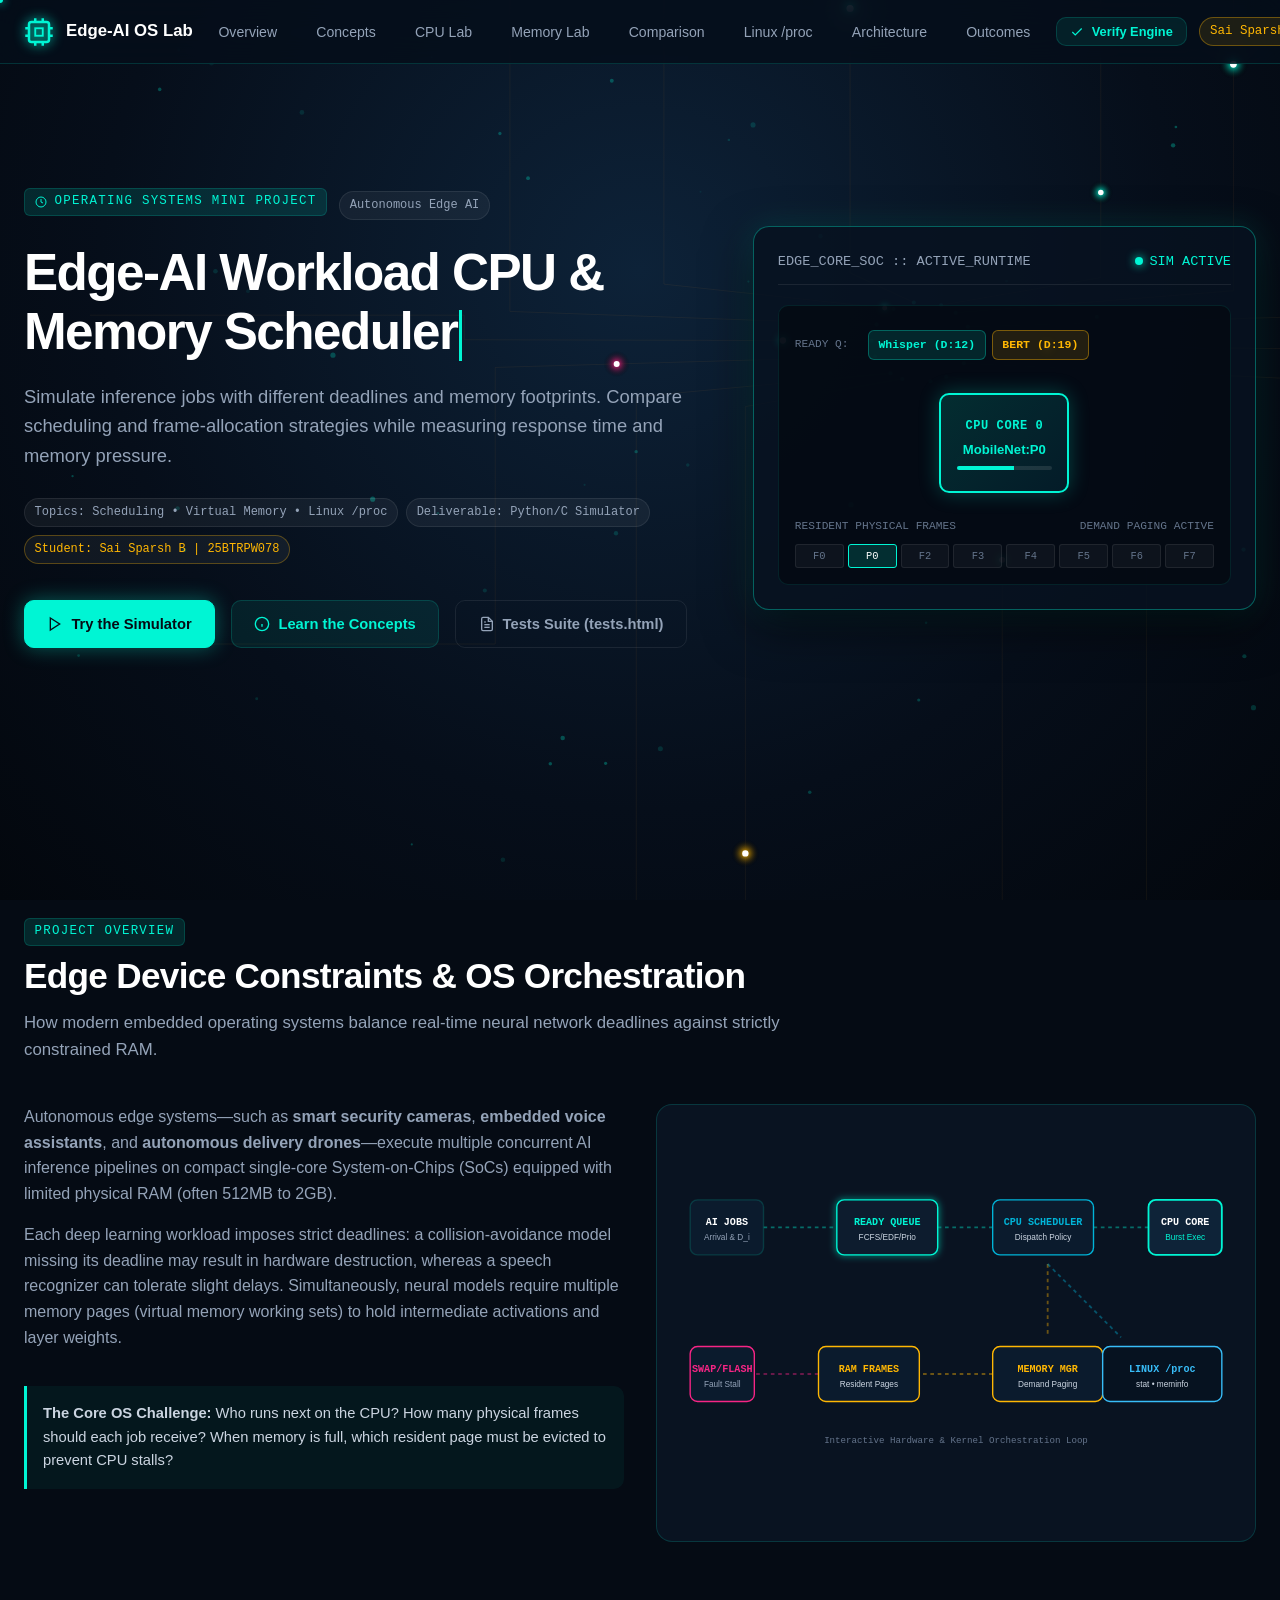
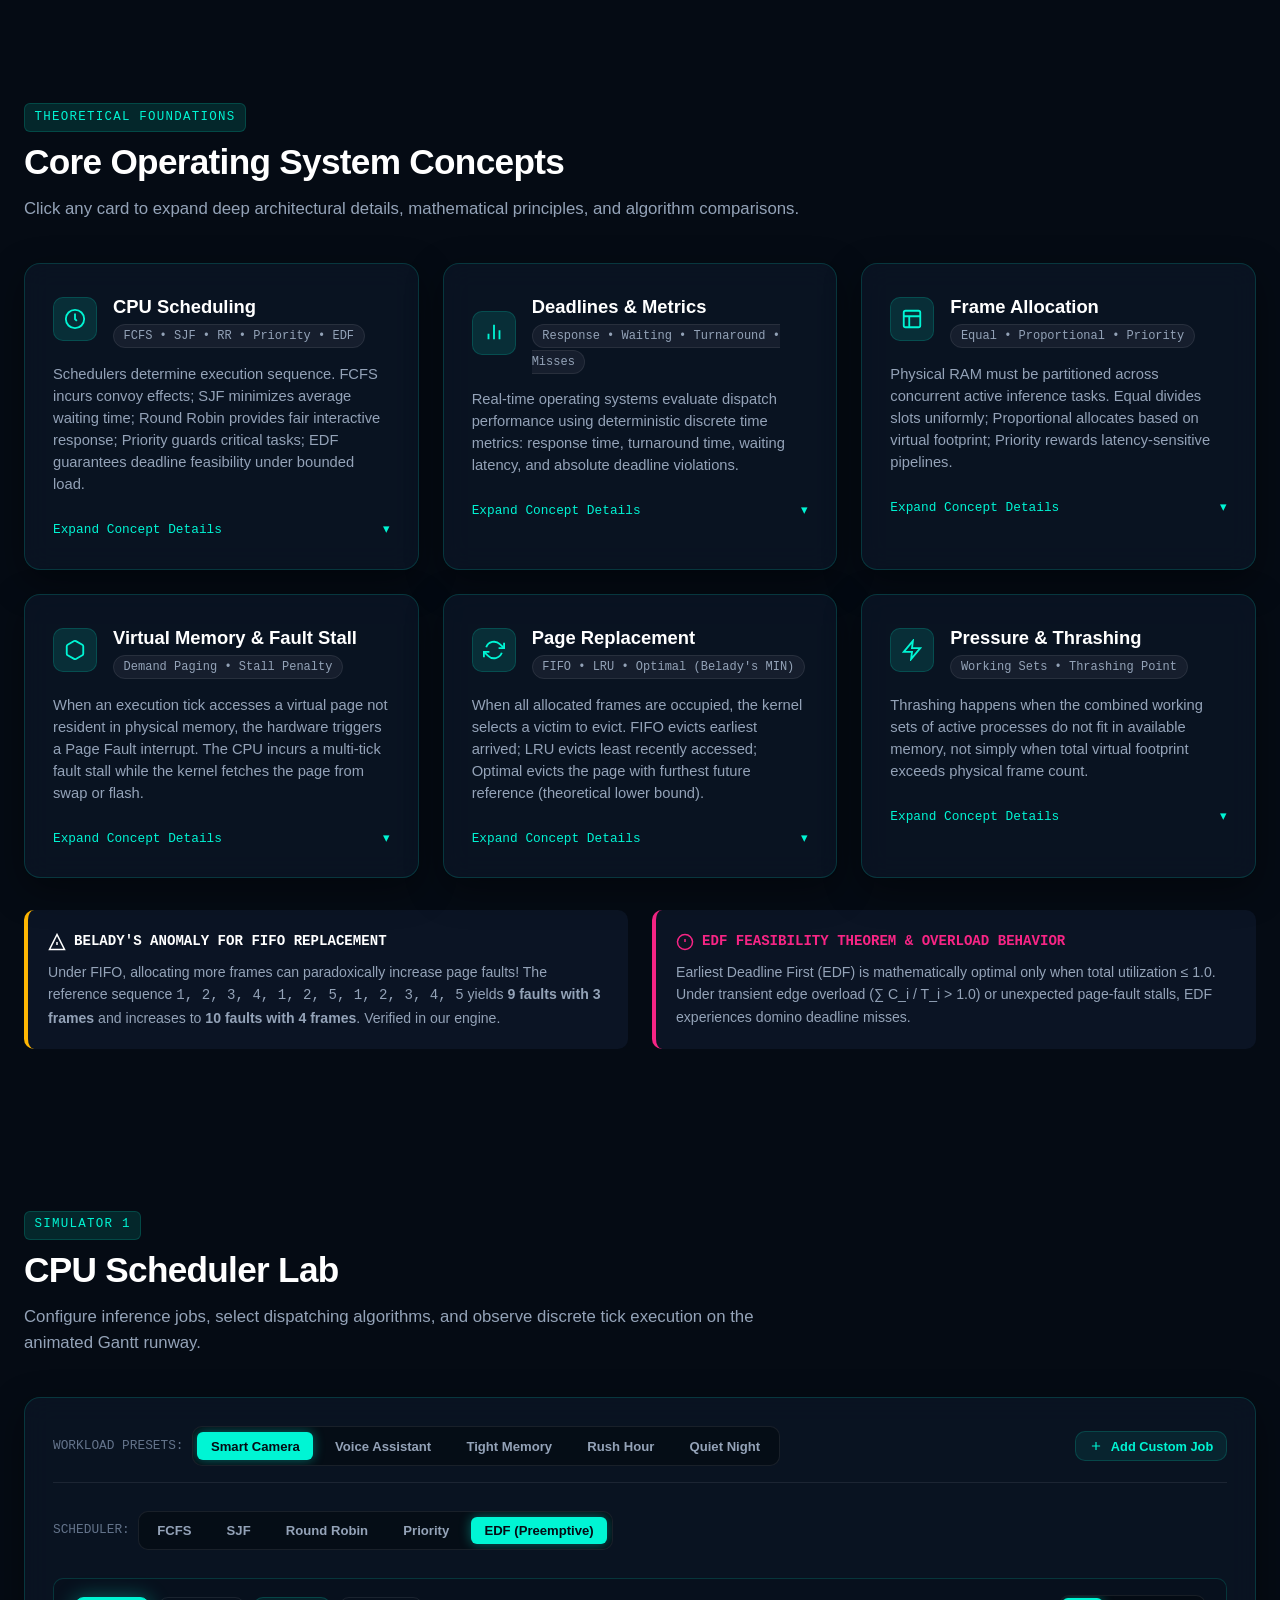
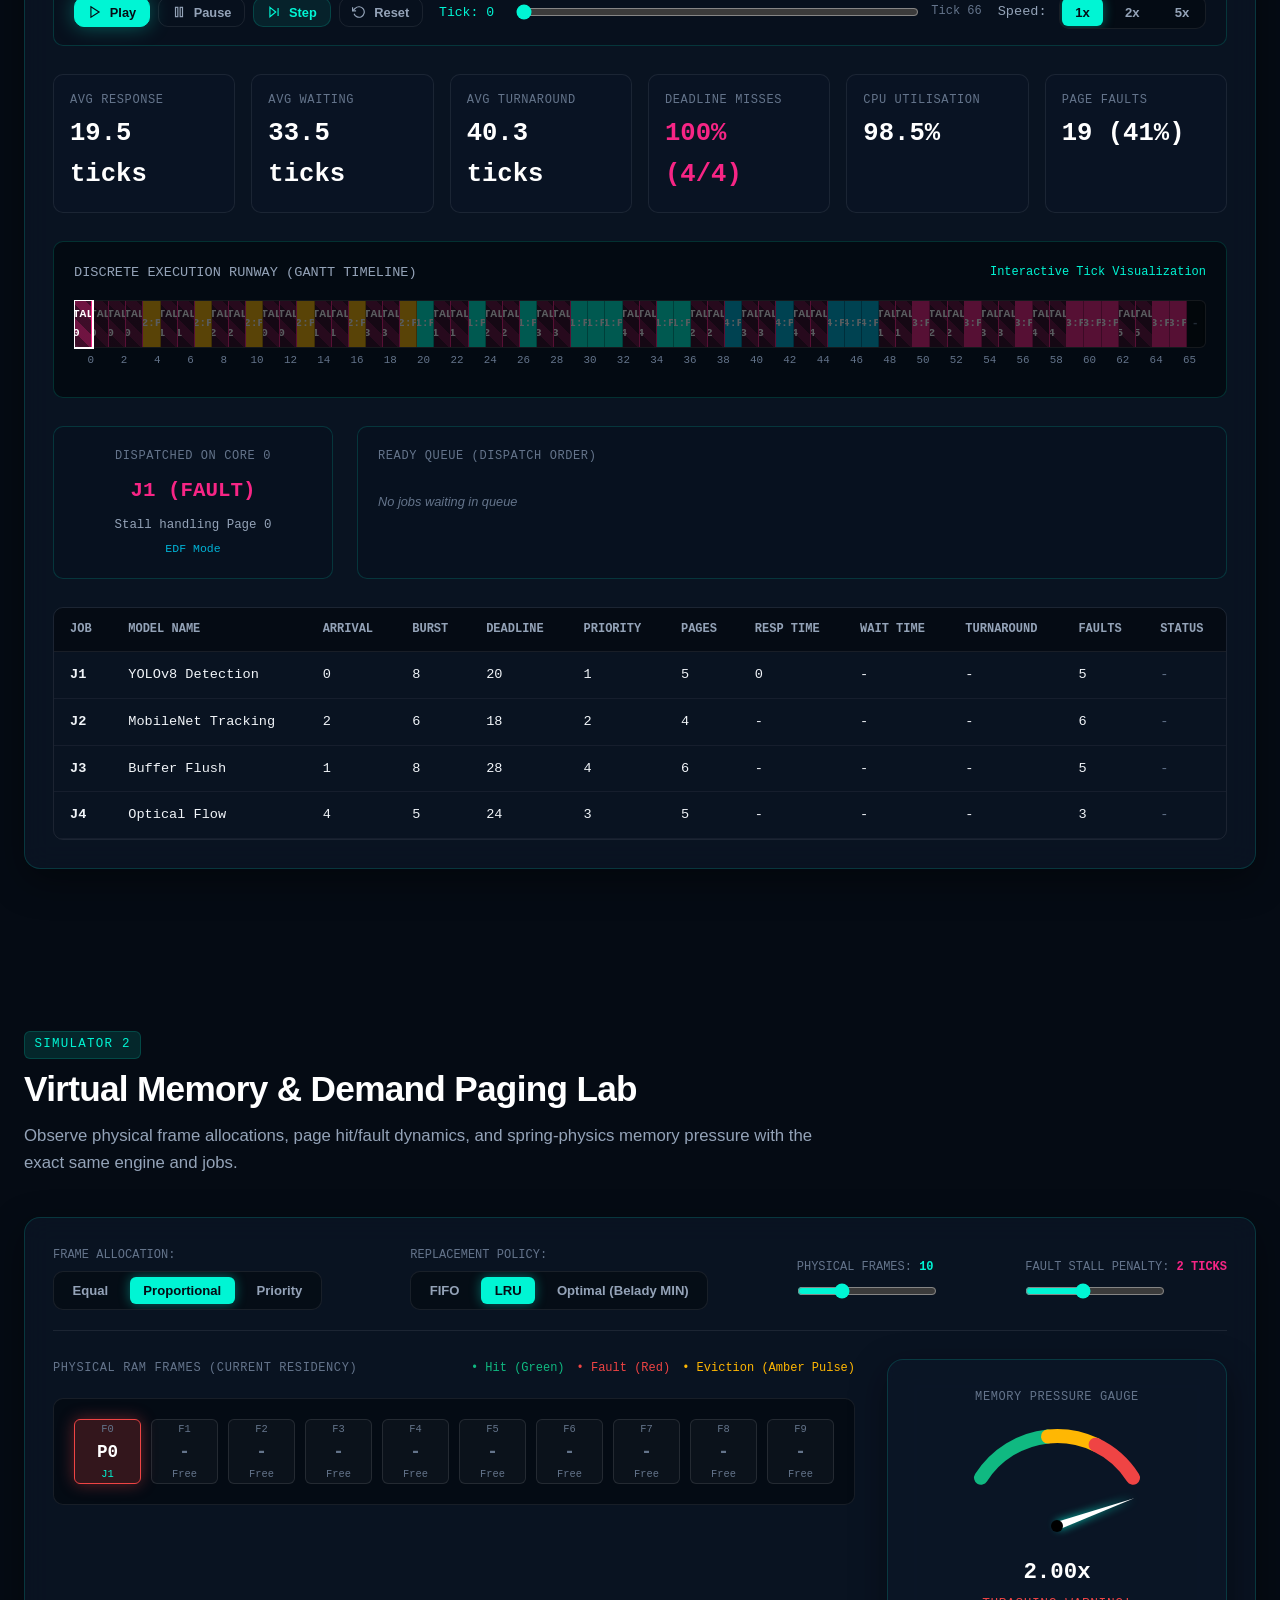
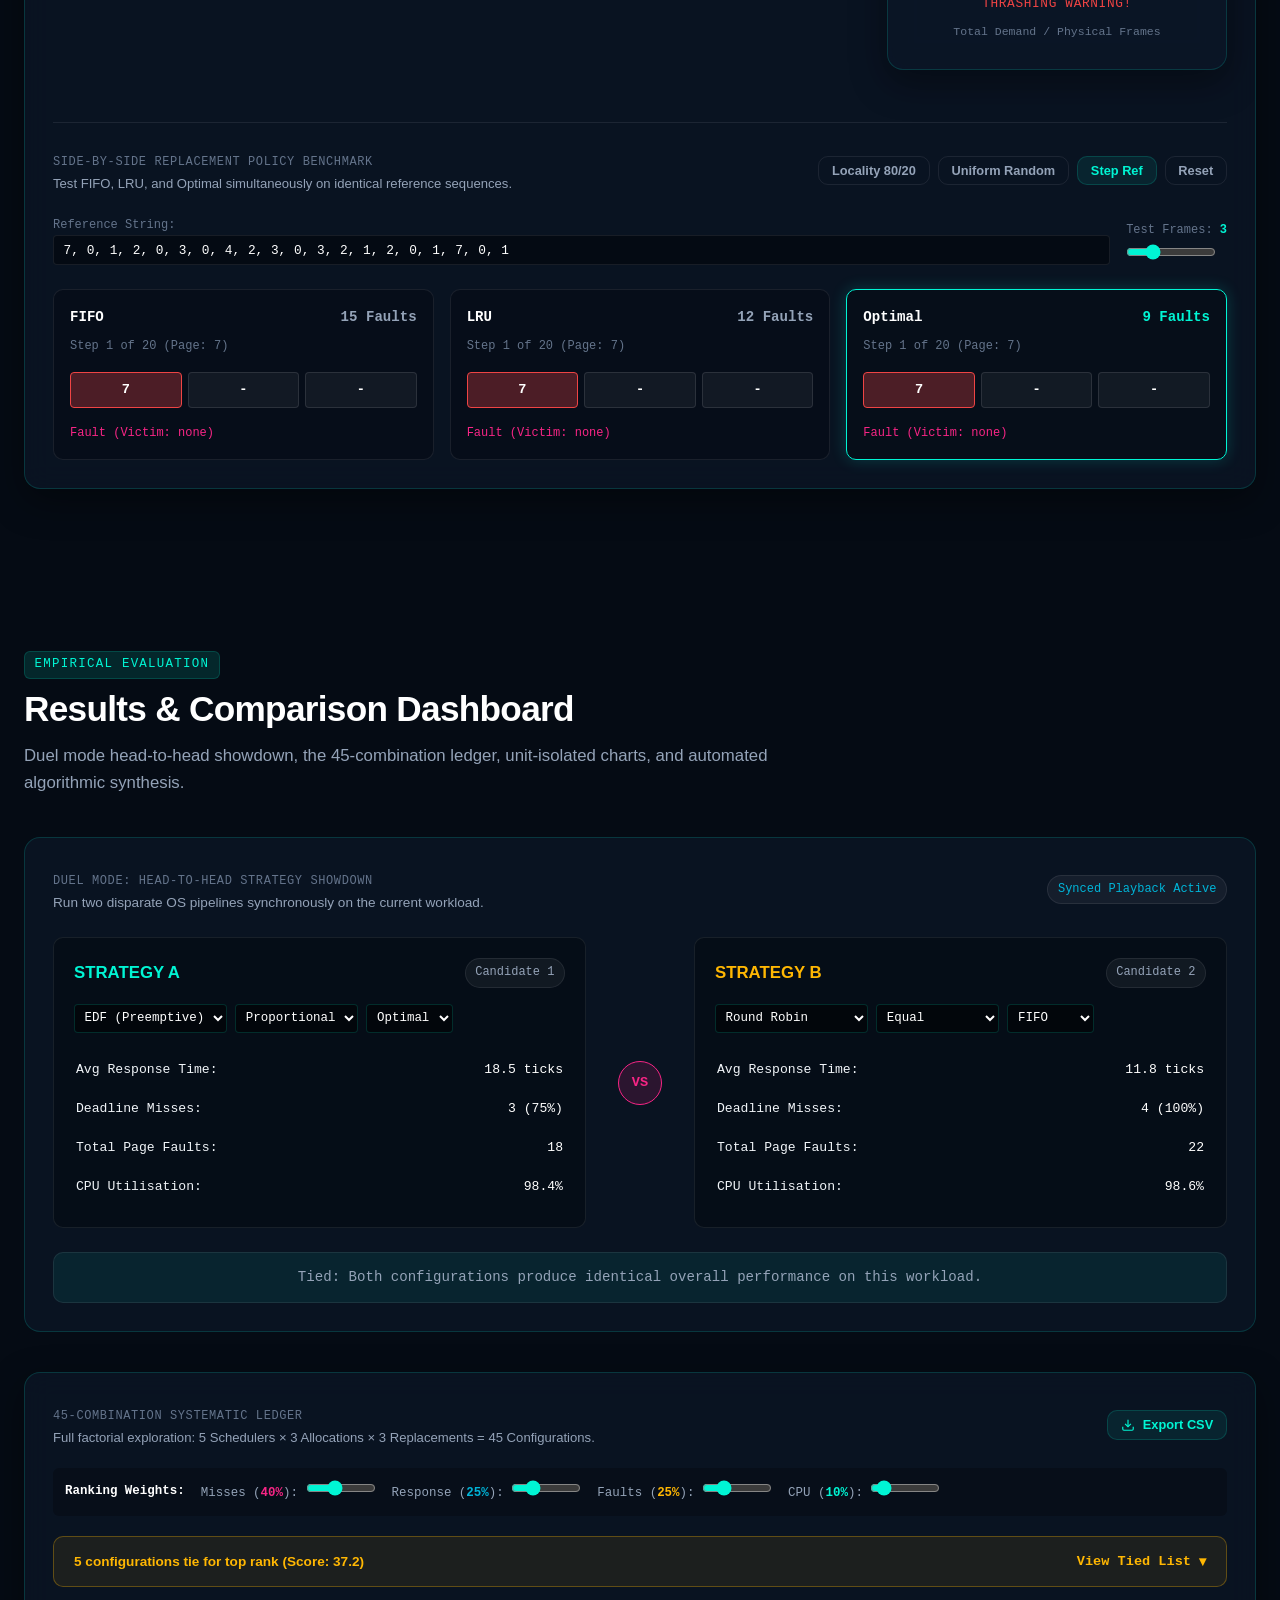
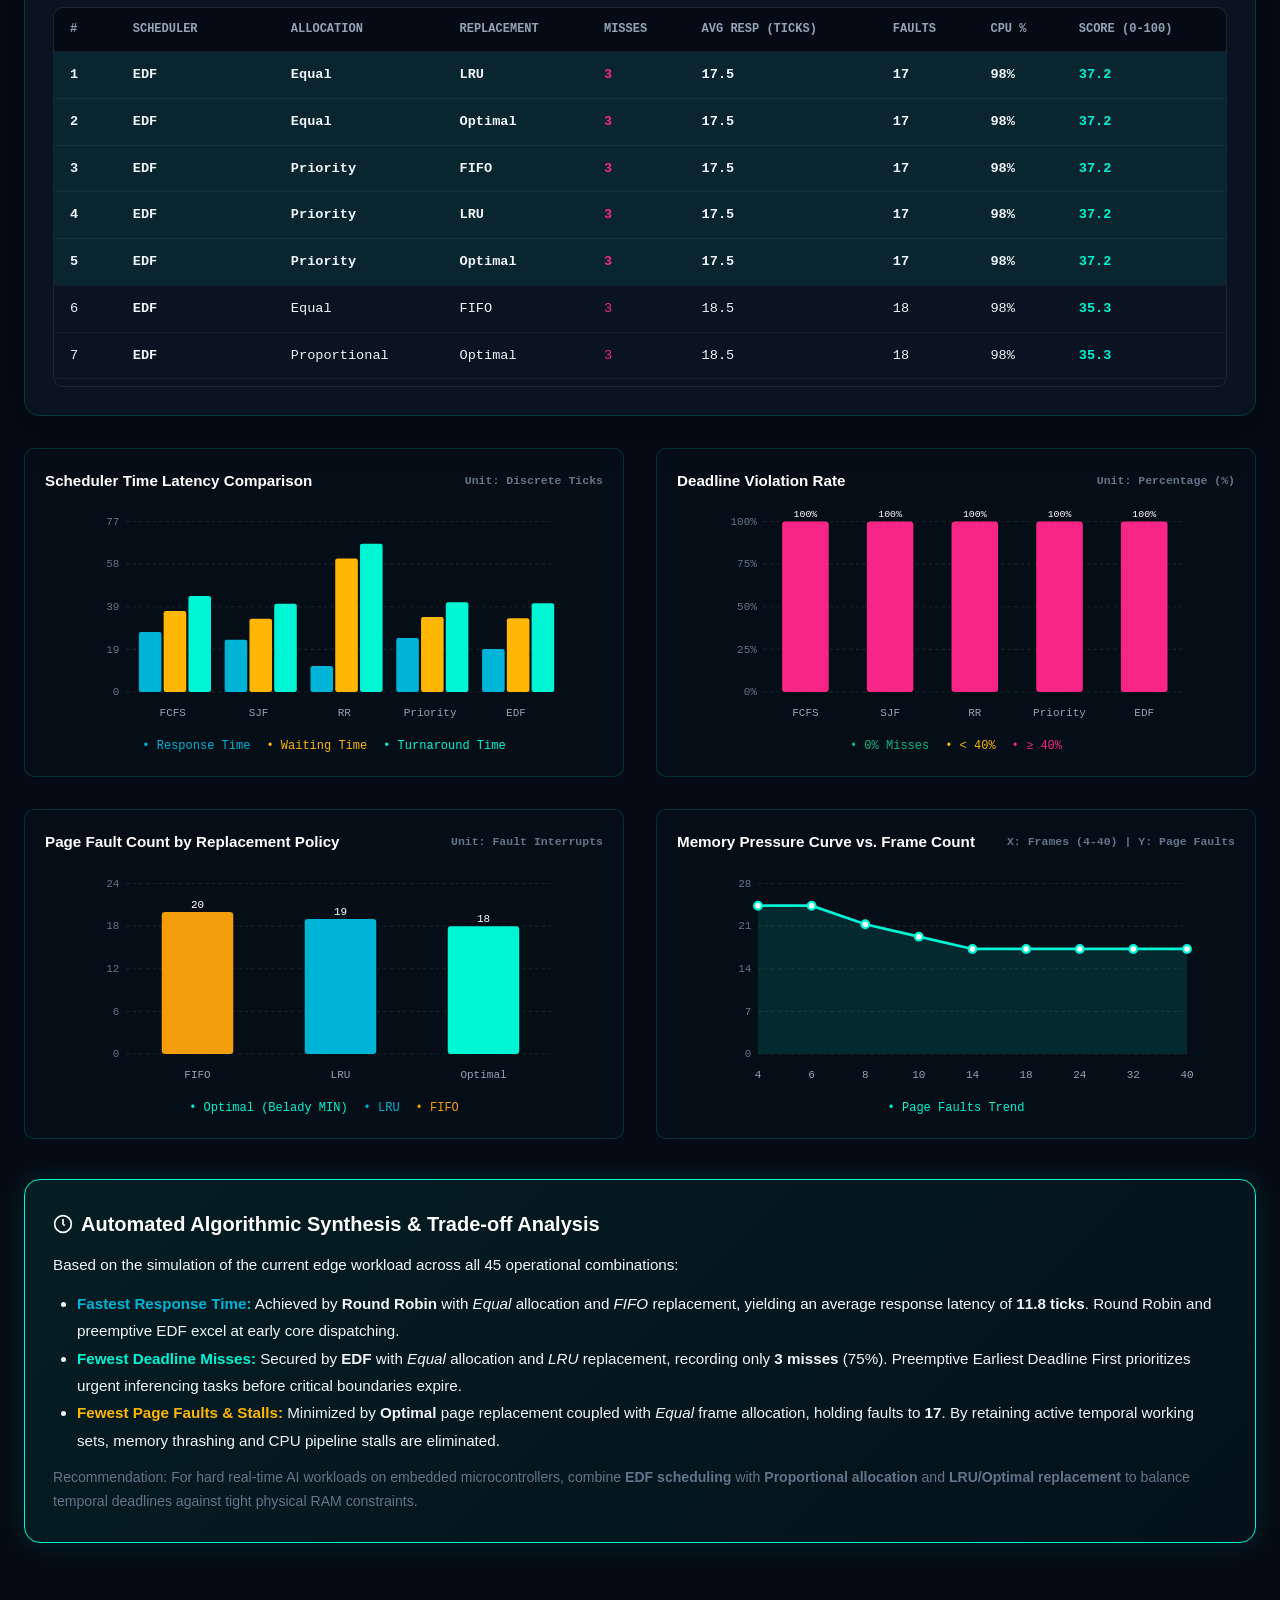
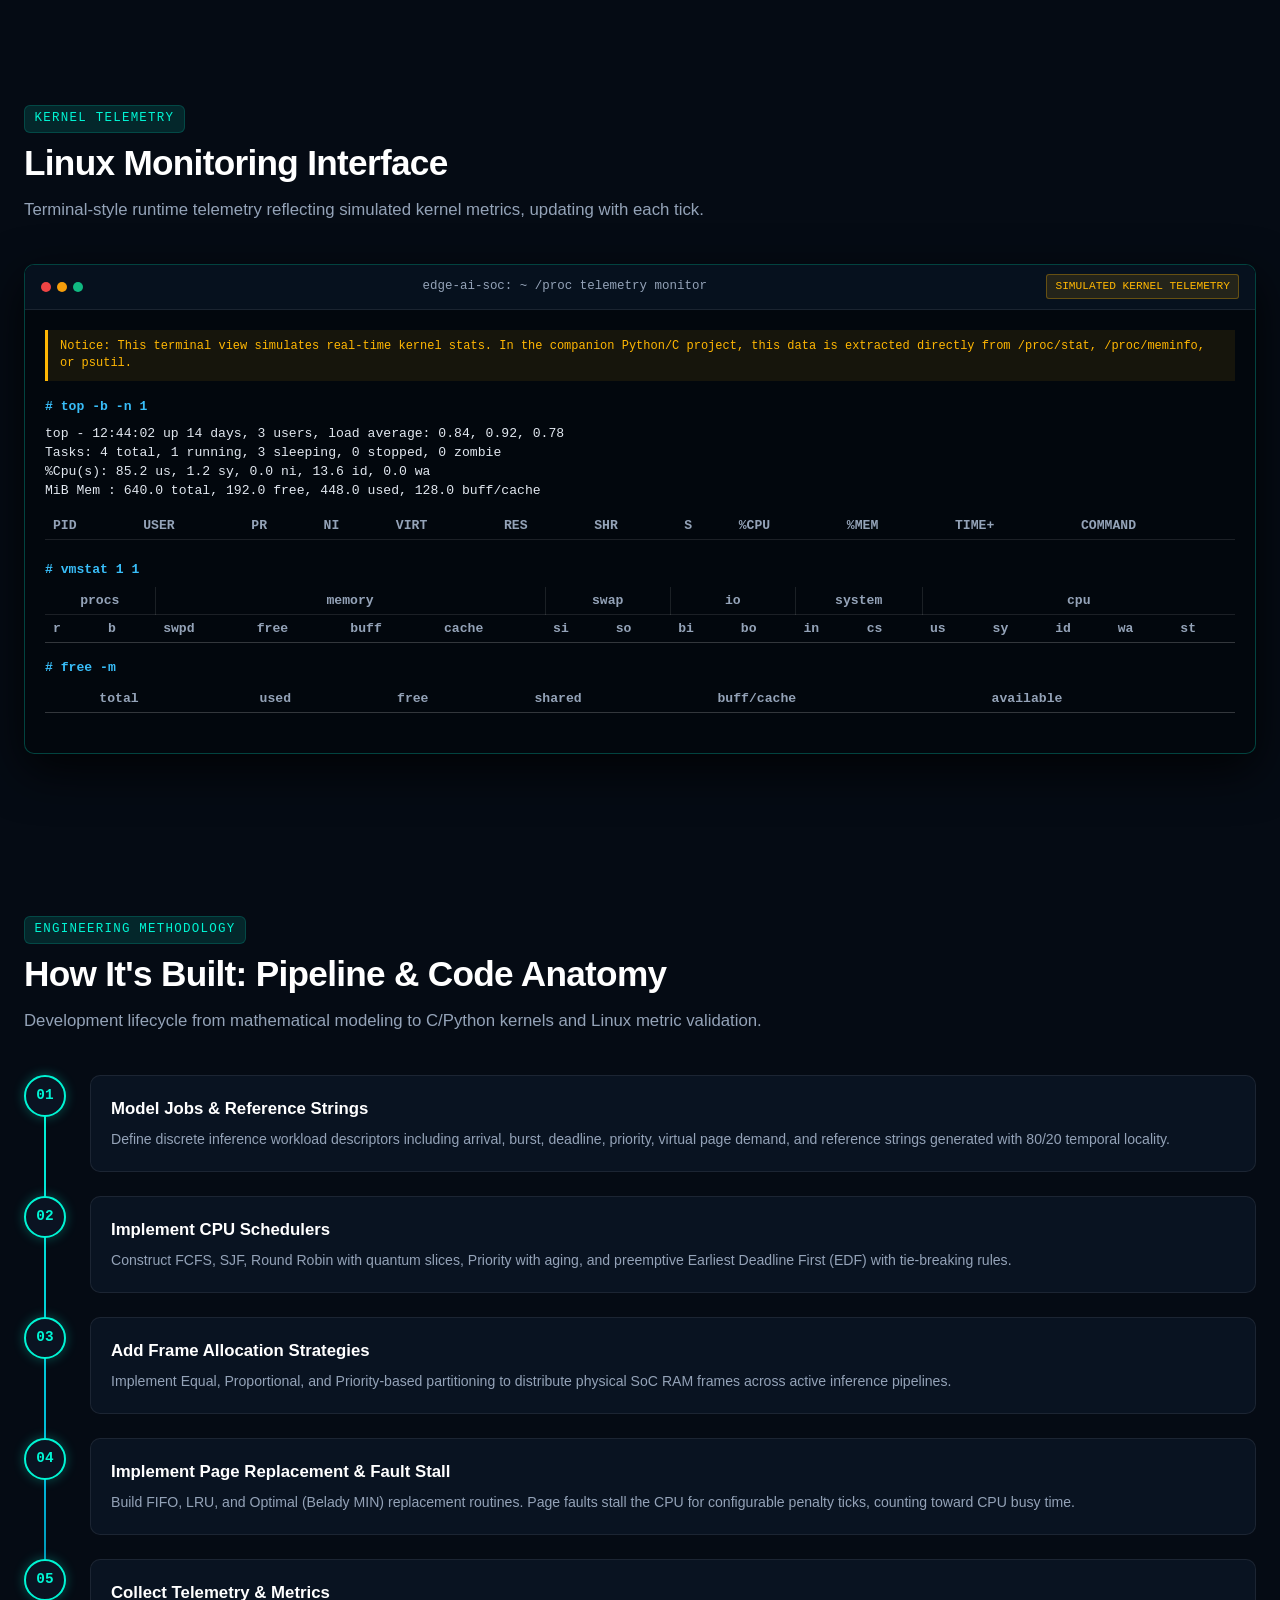
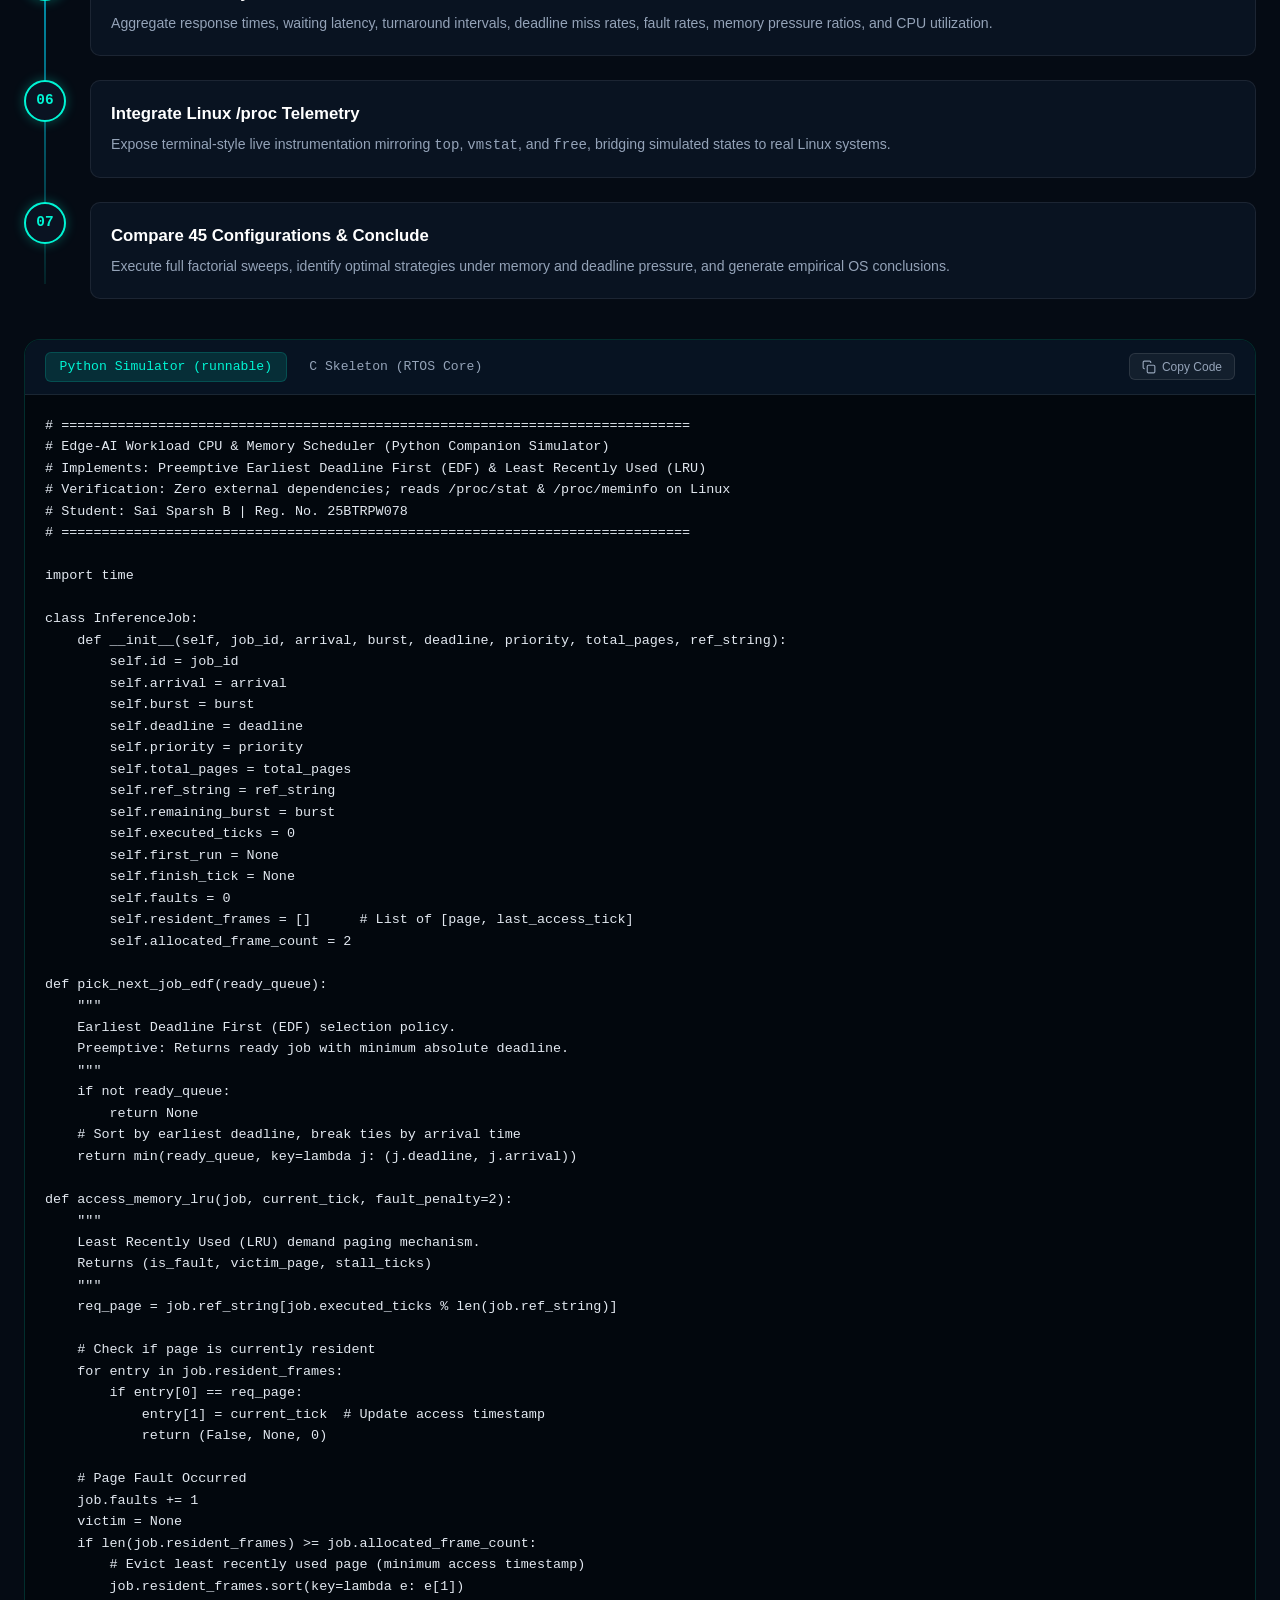
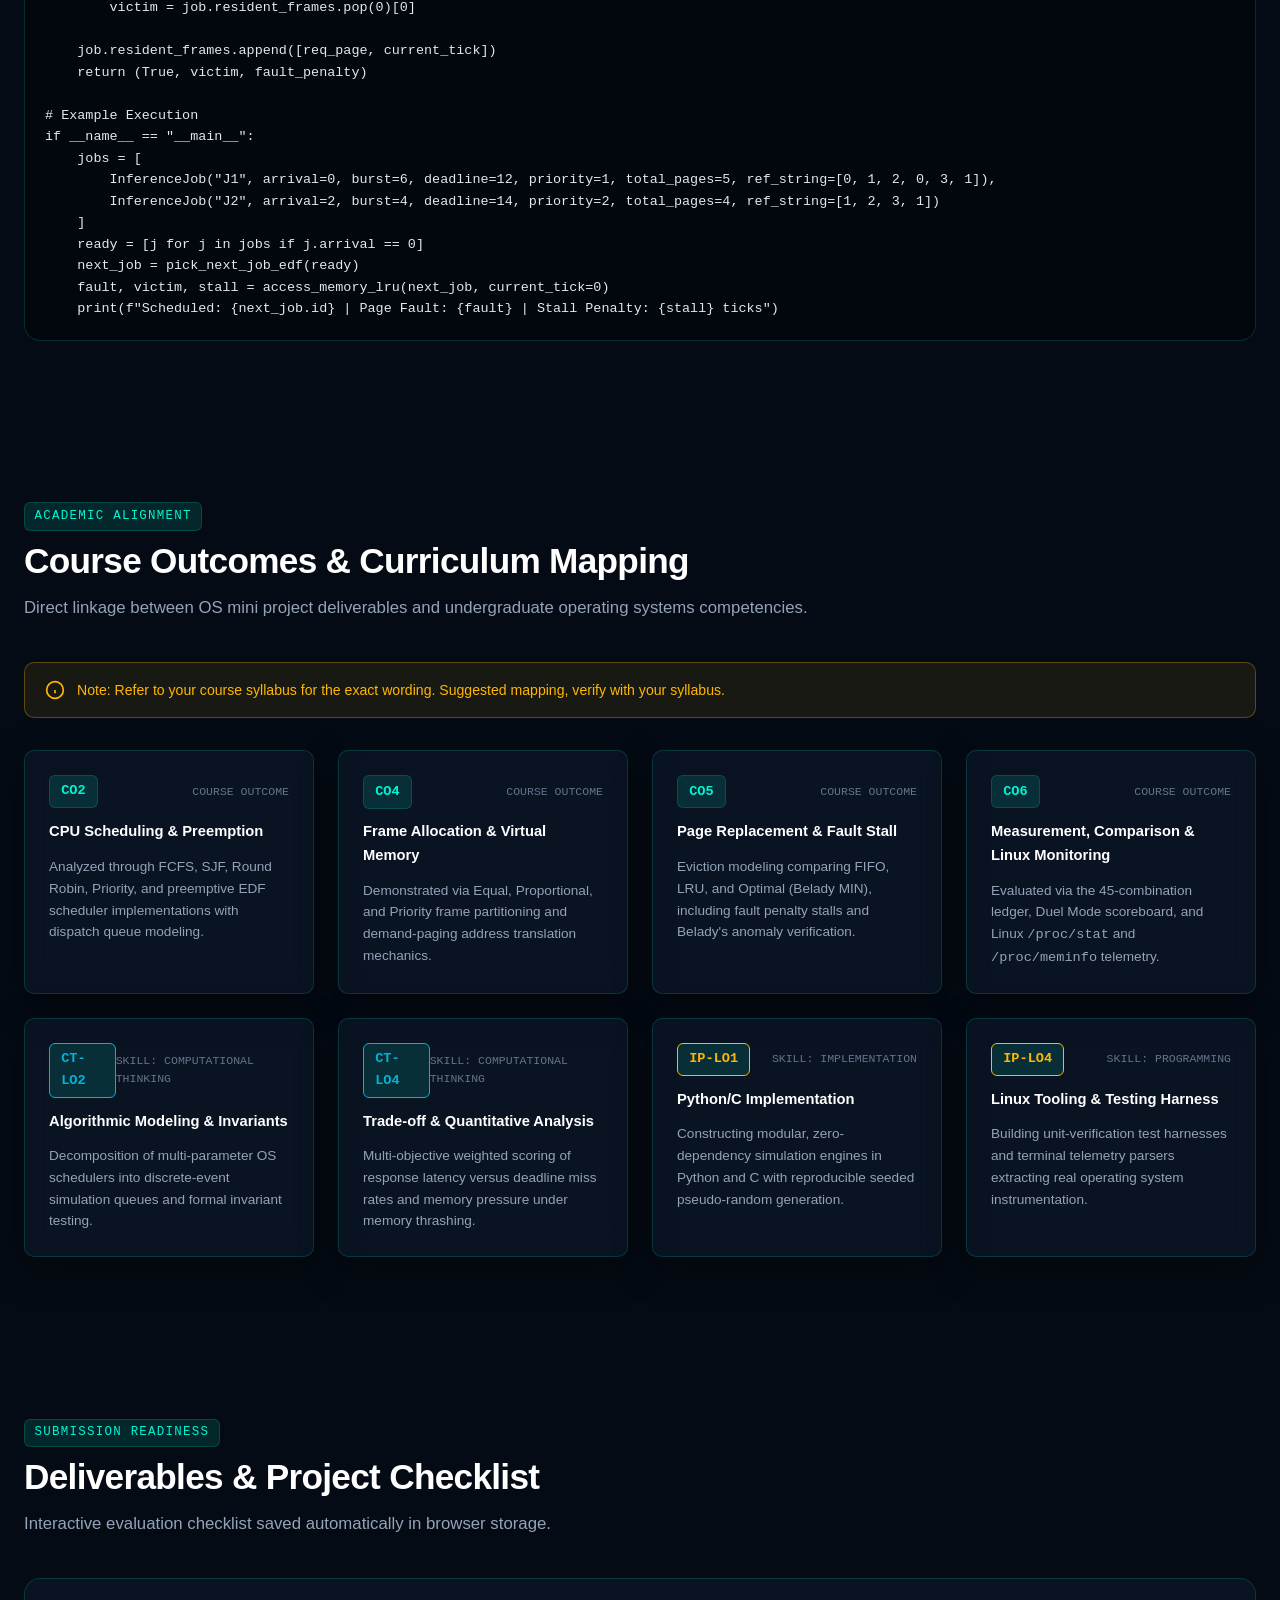
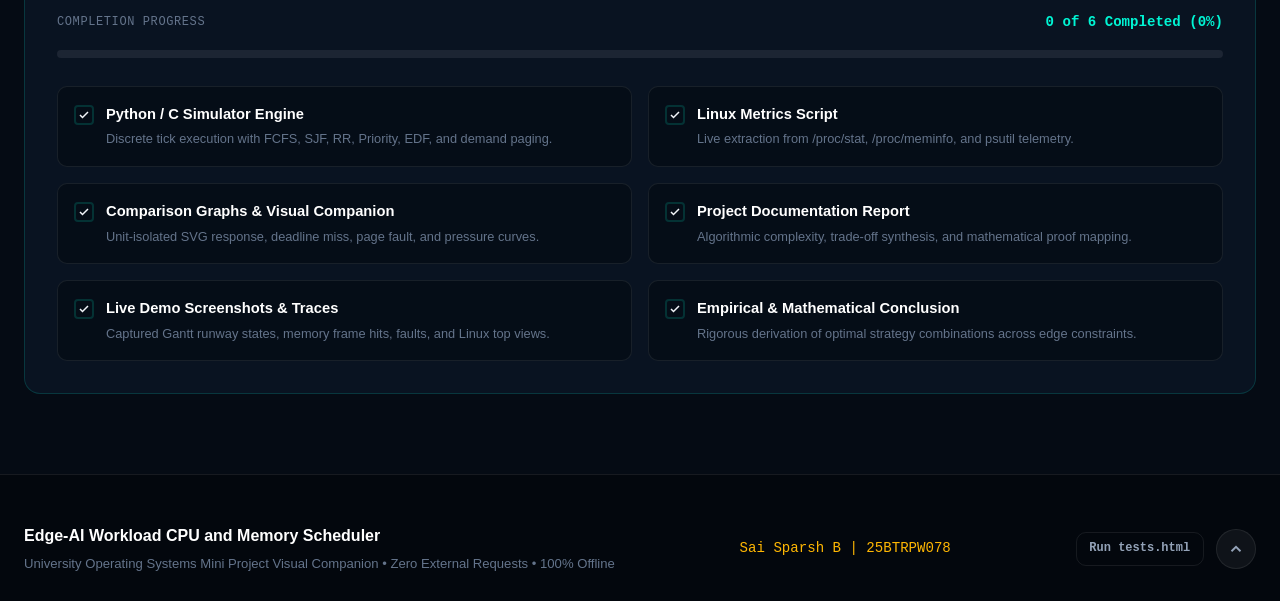
<file: index.html>
<!DOCTYPE html>
<html lang="en">
<head>
  <meta charset="UTF-8">
  <meta name="viewport" content="width=device-width, initial-scale=1.0">
  <meta name="description" content="Edge-AI Workload CPU and Memory Scheduler - University Operating Systems Mini Project Companion. Simulate inference jobs, compare scheduling, and frame-allocation strategies.">
  <title>Edge-AI Workload CPU & Memory Scheduler</title>
  <link rel="stylesheet" href="css/main.css">
</head>
<body>
  <!-- Circuit Background Canvas -->
  <canvas id="bg-canvas"></canvas>

  <!-- Glowing Cursor Trail -->
  <div class="cursor-dot"></div>
  <div class="cursor-glow"></div>

  <!-- Sticky Glass Navbar (Stays on ONE line) -->
  <nav class="site-nav" aria-label="Main Navigation">
    <div class="nav-container">
      <a href="#hero" class="nav-brand">
        <svg class="chip-logo" viewBox="0 0 24 24">
          <rect x="4" y="4" width="16" height="16" rx="2" stroke-width="2"/>
          <rect x="9" y="9" width="6" height="6" stroke-width="1.5"/>
          <line x1="9" y1="1" x2="9" y2="4" stroke-width="2"/>
          <line x1="15" y1="1" x2="15" y2="4" stroke-width="2"/>
          <line x1="9" y1="20" x2="9" y2="23" stroke-width="2"/>
          <line x1="15" y1="20" x2="15" y2="23" stroke-width="2"/>
          <line x1="1" y1="9" x2="4" y2="9" stroke-width="2"/>
          <line x1="1" y1="15" x2="4" y2="15" stroke-width="2"/>
          <line x1="20" y1="9" x2="23" y2="9" stroke-width="2"/>
          <line x1="20" y1="15" x2="23" y2="15" stroke-width="2"/>
        </svg>
        <span>Edge-AI OS Lab</span>
      </a>

      <ul class="nav-links">
        <li><a href="#overview">Overview</a></li>
        <li><a href="#concepts">Concepts</a></li>
        <li><a href="#sim-cpu">CPU Lab</a></li>
        <li><a href="#sim-mem">Memory Lab</a></li>
        <li><a href="#dashboard">Comparison</a></li>
        <li><a href="#telemetry">Linux /proc</a></li>
        <li><a href="#engineering">Architecture</a></li>
        <li><a href="#outcomes">Outcomes</a></li>
      </ul>

      <div class="nav-actions">
        <button class="btn-secondary btn-sm" data-open-verification title="View Engine Verification Suite">
          <svg width="14" height="14" viewBox="0 0 24 24" fill="none" stroke="currentColor" stroke-width="2"><polyline points="20 6 9 17 4 12"></polyline></svg>
          Verify Engine
        </button>
        <span class="student-badge-nav">Sai Sparsh B | 25BTRPW078</span>
        <button class="mobile-toggle" aria-label="Toggle Navigation Menu">
          <svg width="20" height="20" viewBox="0 0 24 24" fill="none" stroke="currentColor" stroke-width="2"><line x1="3" y1="12" x2="21" y2="12"></line><line x1="3" y1="6" x2="21" y2="6"></line><line x1="3" y1="18" x2="21" y2="18"></line></svg>
        </button>
      </div>
    </div>
    <div class="scroll-progress-bar"></div>
  </nav>

  <main class="main-wrapper">
    <!-- SECTION 1: HERO -->
    <section id="hero" class="hero-section">
      <div class="hero-grid">
        <div class="hero-content">
          <div class="hero-badge-row">
            <span class="section-tag">
              <svg width="12" height="12" viewBox="0 0 24 24" fill="none" stroke="currentColor" stroke-width="2"><circle cx="12" cy="12" r="10"></circle><polyline points="12 6 12 12 16 14"></polyline></svg>
              Operating Systems Mini Project
            </span>
            <span class="meta-pill">Autonomous Edge AI</span>
          </div>

          <h1 class="hero-title">
            <span id="heroHeadlineText"></span><span class="typing-cursor"></span>
          </h1>

          <p class="hero-desc">
            Simulate inference jobs with different deadlines and memory footprints. Compare scheduling and frame-allocation strategies while measuring response time and memory pressure.
          </p>

          <div class="hero-meta-badges">
            <span class="meta-pill">Topics: Scheduling &bull; Virtual Memory &bull; Linux /proc</span>
            <span class="meta-pill">Deliverable: Python/C Simulator</span>
            <span class="meta-pill" style="border-color: rgba(255, 183, 3, 0.3); color: var(--neon-amber);">Student: Sai Sparsh B | 25BTRPW078</span>
          </div>

          <div class="hero-cta-group">
            <a href="#sim-cpu" class="btn-primary">
              <svg width="16" height="16" viewBox="0 0 24 24" fill="none" stroke="currentColor" stroke-width="2"><polygon points="5 3 19 12 5 21 5 3"></polygon></svg>
              Try the Simulator
            </a>
            <a href="#concepts" class="btn-secondary">
              <svg width="16" height="16" viewBox="0 0 24 24" fill="none" stroke="currentColor" stroke-width="2"><circle cx="12" cy="12" r="10"></circle><line x1="12" y1="16" x2="12" y2="12"></line><line x1="12" y1="8" x2="12.01" y2="8"></line></svg>
              Learn the Concepts
            </a>
            <a href="tests.html" class="btn-ghost" target="_blank">
              <svg width="16" height="16" viewBox="0 0 24 24" fill="none" stroke="currentColor" stroke-width="2"><path d="M14 2H6a2 2 0 0 0-2 2v16a2 2 0 0 0 2 2h12a2 2 0 0 0 2-2V8z"></path><polyline points="14 2 14 8 20 8"></polyline><line x1="16" y1="13" x2="8" y2="13"></line><line x1="16" y1="17" x2="8" y2="17"></line><polyline points="10 9 9 9 8 9"></polyline></svg>
              Tests Suite (tests.html)
            </a>
          </div>
        </div>

        <!-- Live Hero Edge-Chip Visualizer -->
        <div class="hero-visual-card">
          <div class="hero-chip-header">
            <span>EDGE_CORE_SOC :: ACTIVE_RUNTIME</span>
            <div class="chip-status-pulse">
              <span class="status-dot-pulse"></span>
              <span>SIM ACTIVE</span>
            </div>
          </div>

          <div class="hero-chip-arena">
            <!-- Ready Queue Lane -->
            <div>
              <div class="hero-queue-lane">
                <span class="hero-lane-label">READY Q:</span>
                <div id="heroQueuePackets" style="display: flex; gap: 6px;"></div>
              </div>
            </div>

            <!-- Central CPU Core -->
            <div class="hero-cpu-core">
              <span class="cpu-core-title">CPU CORE 0</span>
              <span class="cpu-active-job" id="heroActiveJob">YOLOv8:P2</span>
              <div class="cpu-quantum-track">
                <div class="cpu-quantum-progress"></div>
              </div>
            </div>

            <!-- Resident Physical Frames Grid -->
            <div>
              <div style="display: flex; justify-content: space-between; font-size: 0.7rem; font-family: var(--font-mono); color: var(--text-dim); margin-bottom: 4px;">
                <span>RESIDENT PHYSICAL FRAMES</span>
                <span>DEMAND PAGING ACTIVE</span>
              </div>
              <div class="hero-frames-grid" id="heroFramesGrid"></div>
            </div>
          </div>
        </div>
      </div>
    </section>

    <!-- SECTION 2: PROJECT OVERVIEW -->
    <section id="overview">
      <div class="section-header">
        <span class="section-tag">Project Overview</span>
        <h2 class="section-title">Edge Device Constraints &amp; OS Orchestration</h2>
        <p class="section-subtitle">
          How modern embedded operating systems balance real-time neural network deadlines against strictly constrained RAM.
        </p>
      </div>

      <div class="overview-grid">
        <div class="overview-card">
          <div class="overview-text">
            <p>
              Autonomous edge systems—such as <strong>smart security cameras</strong>, <strong>embedded voice assistants</strong>, and <strong>autonomous delivery drones</strong>—execute multiple concurrent AI inference pipelines on compact single-core System-on-Chips (SoCs) equipped with limited physical RAM (often 512MB to 2GB).
            </p>
            <p>
              Each deep learning workload imposes strict deadlines: a collision-avoidance model missing its deadline may result in hardware destruction, whereas a speech recognizer can tolerate slight delays. Simultaneously, neural models require multiple memory pages (virtual memory working sets) to hold intermediate activations and layer weights.
            </p>
          </div>

          <div class="highlight-box">
            <strong>The Core OS Challenge:</strong> Who runs next on the CPU? How many physical frames should each job receive? When memory is full, which resident page must be evicted to prevent CPU stalls?
          </div>
        </div>

        <!-- Animated Flow Diagram -->
        <div class="flow-diagram-container">
          <svg class="flow-svg" viewBox="0 0 600 380">
            <defs>
              <linearGradient id="flowGrad1" x1="0%" y1="0%" x2="100%" y2="0%">
                <stop offset="0%" stop-color="#00f5d4" stop-opacity="0.8"/>
                <stop offset="100%" stop-color="#00b4d8" stop-opacity="0.8"/>
              </linearGradient>
              <linearGradient id="flowGrad2" x1="0%" y1="0%" x2="100%" y2="0%">
                <stop offset="0%" stop-color="#ffb703" stop-opacity="0.8"/>
                <stop offset="100%" stop-color="#f72585" stop-opacity="0.8"/>
              </linearGradient>
              <filter id="glowFilter" x="-20%" y="-20%" width="140%" height="140%">
                <feGaussianBlur stdDeviation="4" result="blur"/>
                <feComposite in="SourceGraphic" in2="blur" operator="over"/>
              </filter>
            </defs>

            <!-- Flow Connecting Pipes -->
            <path d="M 90 90 L 170 90" stroke="rgba(0, 245, 212, 0.4)" stroke-width="2" stroke-dasharray="4,4"/>
            <path d="M 280 90 L 340 90" stroke="rgba(0, 245, 212, 0.4)" stroke-width="2" stroke-dasharray="4,4"/>
            <path d="M 450 90 L 510 90" stroke="rgba(0, 245, 212, 0.4)" stroke-width="2" stroke-dasharray="4,4"/>
            <path d="M 400 130 L 400 210" stroke="rgba(255, 183, 3, 0.4)" stroke-width="2" stroke-dasharray="4,4"/>
            <path d="M 340 250 L 260 250" stroke="rgba(255, 183, 3, 0.4)" stroke-width="2" stroke-dasharray="4,4"/>
            <path d="M 150 250 L 80 250" stroke="rgba(247, 37, 133, 0.4)" stroke-width="2" stroke-dasharray="4,4"/>
            <path d="M 400 130 L 480 210" stroke="rgba(0, 180, 216, 0.4)" stroke-width="2" stroke-dasharray="4,4"/>

            <!-- Node 1: Inference Jobs Arrival -->
            <g class="flow-node" transform="translate(10, 60)">
              <rect width="80" height="60" rx="8" fill="#0b1b2d" stroke="var(--border-glass)" stroke-width="1.5"/>
              <text x="40" y="28" fill="#fff" font-size="11" font-weight="700" text-anchor="middle" font-family="var(--font-mono)">AI JOBS</text>
              <text x="40" y="44" fill="#94a3b8" font-size="9" text-anchor="middle" font-family="var(--font-sans)">Arrival &amp; D_i</text>
            </g>

            <!-- Node 2: Ready Queue -->
            <g class="flow-node" transform="translate(170, 60)">
              <rect width="110" height="60" rx="8" fill="#0b1b2d" stroke="#00f5d4" stroke-width="1.5" filter="url(#glowFilter)"/>
              <text x="55" y="28" fill="#00f5d4" font-size="11" font-weight="700" text-anchor="middle" font-family="var(--font-mono)">READY QUEUE</text>
              <text x="55" y="44" fill="#cbd5e1" font-size="9" text-anchor="middle" font-family="var(--font-sans)">FCFS/EDF/Prio</text>
            </g>

            <!-- Node 3: CPU Scheduler -->
            <g class="flow-node" transform="translate(340, 60)">
              <rect width="110" height="60" rx="8" fill="#0b1b2d" stroke="#00b4d8" stroke-width="1.5"/>
              <text x="55" y="28" fill="#00b4d8" font-size="11" font-weight="700" text-anchor="middle" font-family="var(--font-mono)">CPU SCHEDULER</text>
              <text x="55" y="44" fill="#cbd5e1" font-size="9" text-anchor="middle" font-family="var(--font-sans)">Dispatch Policy</text>
            </g>

            <!-- Node 4: CPU Core -->
            <g class="flow-node" transform="translate(510, 60)">
              <rect width="80" height="60" rx="8" fill="#0e2338" stroke="#00f5d4" stroke-width="2"/>
              <text x="40" y="28" fill="#fff" font-size="11" font-weight="700" text-anchor="middle" font-family="var(--font-mono)">CPU CORE</text>
              <text x="40" y="44" fill="#00f5d4" font-size="9" text-anchor="middle" font-family="var(--font-sans)">Burst Exec</text>
            </g>

            <!-- Node 5: Memory Manager -->
            <g class="flow-node" transform="translate(340, 220)">
              <rect width="120" height="60" rx="8" fill="#0b1b2d" stroke="#ffb703" stroke-width="1.5"/>
              <text x="60" y="28" fill="#ffb703" font-size="11" font-weight="700" text-anchor="middle" font-family="var(--font-mono)">MEMORY MGR</text>
              <text x="60" y="44" fill="#cbd5e1" font-size="9" text-anchor="middle" font-family="var(--font-sans)">Demand Paging</text>
            </g>

            <!-- Node 6: Physical Frames -->
            <g class="flow-node" transform="translate(150, 220)">
              <rect width="110" height="60" rx="8" fill="#0b1b2d" stroke="#ffb703" stroke-width="1.5"/>
              <text x="55" y="28" fill="#ffb703" font-size="11" font-weight="700" text-anchor="middle" font-family="var(--font-mono)">RAM FRAMES</text>
              <text x="55" y="44" fill="#cbd5e1" font-size="9" text-anchor="middle" font-family="var(--font-sans)">Resident Pages</text>
            </g>

            <!-- Node 7: Disk Swap -->
            <g class="flow-node" transform="translate(10, 220)">
              <rect width="70" height="60" rx="8" fill="#0b1b2d" stroke="#f72585" stroke-width="1.5"/>
              <text x="35" y="28" fill="#f72585" font-size="11" font-weight="700" text-anchor="middle" font-family="var(--font-mono)">SWAP/FLASH</text>
              <text x="35" y="44" fill="#94a3b8" font-size="9" text-anchor="middle" font-family="var(--font-sans)">Fault Stall</text>
            </g>

            <!-- Node 8: Linux Telemetry -->
            <g class="flow-node" transform="translate(460, 220)">
              <rect width="130" height="60" rx="8" fill="#061220" stroke="#38bdf8" stroke-width="1.5"/>
              <text x="65" y="28" fill="#38bdf8" font-size="11" font-weight="700" text-anchor="middle" font-family="var(--font-mono)">LINUX /proc</text>
              <text x="65" y="44" fill="#cbd5e1" font-size="9" text-anchor="middle" font-family="var(--font-sans)">stat &bull; meminfo</text>
            </g>

            <!-- Flow annotations -->
            <text x="300" y="325" fill="#64748b" font-size="10" font-family="var(--font-mono)" text-anchor="middle">
              Interactive Hardware &amp; Kernel Orchestration Loop
            </text>
          </svg>
        </div>
      </div>
    </section>

    <!-- SECTION 3: CORE CONCEPTS -->
    <section id="concepts">
      <div class="section-header">
        <span class="section-tag">Theoretical Foundations</span>
        <h2 class="section-title">Core Operating System Concepts</h2>
        <p class="section-subtitle">
          Click any card to expand deep architectural details, mathematical principles, and algorithm comparisons.
        </p>
      </div>

      <div class="concepts-grid">
        <!-- Concept 1: CPU Scheduling -->
        <div class="glass-card concept-card">
          <div class="concept-card-header">
            <div class="concept-icon-wrap">
              <svg width="22" height="22" viewBox="0 0 24 24" fill="none" stroke="currentColor" stroke-width="2"><circle cx="12" cy="12" r="10"></circle><polyline points="12 6 12 12 14 14"></polyline></svg>
            </div>
            <div>
              <h3 class="concept-title">CPU Scheduling</h3>
              <span class="meta-pill">FCFS &bull; SJF &bull; RR &bull; Priority &bull; EDF</span>
            </div>
          </div>
          <p class="concept-summary">
            Schedulers determine execution sequence. FCFS incurs convoy effects; SJF minimizes average waiting time; Round Robin provides fair interactive response; Priority guards critical tasks; EDF guarantees deadline feasibility under bounded load.
          </p>
          <div class="concept-expandable">
            <p><strong>When Each One Wins:</strong></p>
            <ul style="margin: 0.5rem 0 0.5rem 1.25rem; font-size: 0.85rem; color: var(--text-muted); line-height: 1.7;">
              <li><strong>FCFS:</strong> Batch pipelines where context switches must be strictly minimized.</li>
              <li><strong>SJF:</strong> Scenarios prioritizing minimum average waiting latency when burst durations are known.</li>
              <li><strong>Round Robin:</strong> Multi-tenant edge services requiring rapid initial response times.</li>
              <li><strong>Priority (with Aging):</strong> Critical tasks like obstacle detection; aging prevents lower priority starvation.</li>
              <li><strong>EDF:</strong> Hard real-time inference workloads where total utilization &le; 1.0.</li>
            </ul>
          </div>
          <div class="concept-expand-toggle">
            <span class="toggle-text">Expand Concept Details</span>
            <span class="toggle-icon">&#9662;</span>
          </div>
        </div>

        <!-- Concept 2: Deadlines & Metrics -->
        <div class="glass-card concept-card">
          <div class="concept-card-header">
            <div class="concept-icon-wrap">
              <svg width="22" height="22" viewBox="0 0 24 24" fill="none" stroke="currentColor" stroke-width="2"><path d="M18 20V10"></path><path d="M12 20V4"></path><path d="M6 20v-6"></path></svg>
            </div>
            <div>
              <h3 class="concept-title">Deadlines &amp; Metrics</h3>
              <span class="meta-pill">Response &bull; Waiting &bull; Turnaround &bull; Misses</span>
            </div>
          </div>
          <p class="concept-summary">
            Real-time operating systems evaluate dispatch performance using deterministic discrete time metrics: response time, turnaround time, waiting latency, and absolute deadline violations.
          </p>
          <div class="concept-expandable">
            <p style="font-size: 0.85rem; color: var(--text-muted); line-height: 1.7;">
              <strong>Formal Metric Formulations:</strong><br>
              &bull; <code>Response Time = t_first_run - t_arrival</code><br>
              &bull; <code>Turnaround Time = t_finish - t_arrival</code><br>
              &bull; <code>Waiting Time = Turnaround - Burst</code><br>
              &bull; <code>Deadline Miss = t_finish &gt; t_deadline</code><br>
              &bull; <code>CPU Utilisation = (Busy Ticks + Fault Stall Ticks) / Elapsed Ticks</code>
            </p>
          </div>
          <div class="concept-expand-toggle">
            <span class="toggle-text">Expand Concept Details</span>
            <span class="toggle-icon">&#9662;</span>
          </div>
        </div>

        <!-- Concept 3: Frame Allocation -->
        <div class="glass-card concept-card">
          <div class="concept-card-header">
            <div class="concept-icon-wrap">
              <svg width="22" height="22" viewBox="0 0 24 24" fill="none" stroke="currentColor" stroke-width="2"><rect x="3" y="3" width="18" height="18" rx="2" ry="2"></rect><line x1="3" y1="9" x2="21" y2="9"></line><line x1="9" y1="21" x2="9" y2="9"></line></svg>
            </div>
            <div>
              <h3 class="concept-title">Frame Allocation</h3>
              <span class="meta-pill">Equal &bull; Proportional &bull; Priority</span>
            </div>
          </div>
          <p class="concept-summary">
            Physical RAM must be partitioned across concurrent active inference tasks. Equal divides slots uniformly; Proportional allocates based on virtual footprint; Priority rewards latency-sensitive pipelines.
          </p>
          <div class="concept-expandable">
            <p style="font-size: 0.85rem; color: var(--text-muted); line-height: 1.7;">
              In edge SoCs, Equal allocation unfairly starves heavy feature extractors while giving surplus memory to tiny telemetry tasks. Proportional allocation sizes partitions according to virtual working sets, mitigating unnecessary page thrashing.
            </p>
          </div>
          <div class="concept-expand-toggle">
            <span class="toggle-text">Expand Concept Details</span>
            <span class="toggle-icon">&#9662;</span>
          </div>
        </div>

        <!-- Concept 4: Virtual Memory & Fault Stall -->
        <div class="glass-card concept-card">
          <div class="concept-card-header">
            <div class="concept-icon-wrap">
              <svg width="22" height="22" viewBox="0 0 24 24" fill="none" stroke="currentColor" stroke-width="2"><path d="M21 16V8a2 2 0 0 0-1-1.73l-7-4a2 2 0 0 0-2 0l-7 4A2 2 0 0 0 3 8v8a2 2 0 0 0 1 1.73l7 4a2 2 0 0 0 2 0l7-4A2 2 0 0 0 21 16z"></path></svg>
            </div>
            <div>
              <h3 class="concept-title">Virtual Memory &amp; Fault Stall</h3>
              <span class="meta-pill">Demand Paging &bull; Stall Penalty</span>
            </div>
          </div>
          <p class="concept-summary">
            When an execution tick accesses a virtual page not resident in physical memory, the hardware triggers a Page Fault interrupt. The CPU incurs a multi-tick fault stall while the kernel fetches the page from swap or flash.
          </p>
          <div class="concept-expandable">
            <p style="font-size: 0.85rem; color: var(--text-muted); line-height: 1.7;">
              Crucially, in embedded operating systems, page-fault stalls count directly against CPU time and delay deadline completion. A job with high burst efficiency can still miss its deadline if it suffers recurring memory fault stalls.
            </p>
          </div>
          <div class="concept-expand-toggle">
            <span class="toggle-text">Expand Concept Details</span>
            <span class="toggle-icon">&#9662;</span>
          </div>
        </div>

        <!-- Concept 5: Page Replacement Policies -->
        <div class="glass-card concept-card">
          <div class="concept-card-header">
            <div class="concept-icon-wrap">
              <svg width="22" height="22" viewBox="0 0 24 24" fill="none" stroke="currentColor" stroke-width="2"><polyline points="23 4 23 10 17 10"></polyline><polyline points="1 20 1 14 7 14"></polyline><path d="M3.51 9a9 9 0 0 1 14.85-3.36L23 10M1 14l4.64 4.36A9 9 0 0 0 20.49 15"></path></svg>
            </div>
            <div>
              <h3 class="concept-title">Page Replacement</h3>
              <span class="meta-pill">FIFO &bull; LRU &bull; Optimal (Belady's MIN)</span>
            </div>
          </div>
          <p class="concept-summary">
            When all allocated frames are occupied, the kernel selects a victim to evict. FIFO evicts earliest arrived; LRU evicts least recently accessed; Optimal evicts the page with furthest future reference (theoretical lower bound).
          </p>
          <div class="concept-expandable">
            <p style="font-size: 0.85rem; color: var(--text-muted); line-height: 1.7;">
              Optimal replacement requires future knowledge of reference strings, serving as the benchmark standard. LRU approximates optimal performance via temporal locality.
            </p>
          </div>
          <div class="concept-expand-toggle">
            <span class="toggle-text">Expand Concept Details</span>
            <span class="toggle-icon">&#9662;</span>
          </div>
        </div>

        <!-- Concept 6: Memory Pressure & Thrashing -->
        <div class="glass-card concept-card">
          <div class="concept-card-header">
            <div class="concept-icon-wrap">
              <svg width="22" height="22" viewBox="0 0 24 24" fill="none" stroke="currentColor" stroke-width="2"><polygon points="13 2 3 14 12 14 11 22 21 10 12 10 13 2"></polygon></svg>
            </div>
            <div>
              <h3 class="concept-title">Pressure &amp; Thrashing</h3>
              <span class="meta-pill">Working Sets &bull; Thrashing Point</span>
            </div>
          </div>
          <p class="concept-summary">
            Thrashing happens when the combined working sets of active processes do not fit in available memory, not simply when total virtual footprint exceeds physical frame count.
          </p>
          <div class="concept-expandable">
            <p style="font-size: 0.85rem; color: var(--text-muted); line-height: 1.7;">
              When combined working sets exceed physical RAM, processes spend more time swapping pages than executing instructions. CPU utilization plummets, latency escalates, and edge devices fail their real-time safety guarantees.
            </p>
          </div>
          <div class="concept-expand-toggle">
            <span class="toggle-text">Expand Concept Details</span>
            <span class="toggle-icon">&#9662;</span>
          </div>
        </div>
      </div>

      <!-- Critical Callouts Required by Syllabus -->
      <div class="callout-box">
        <div class="callout-card">
          <div class="callout-header">
            <svg width="18" height="18" viewBox="0 0 24 24" fill="none" stroke="currentColor" stroke-width="2"><polygon points="12 2 2 22 22 22 12 2"></polygon><line x1="12" y1="16" x2="12" y2="12"></line><line x1="12" y1="9" x2="12.01" y2="9"></line></svg>
            <span>Belady's Anomaly for FIFO Replacement</span>
          </div>
          <div class="callout-content">
            Under FIFO, allocating more frames can paradoxically increase page faults! The reference sequence <code>1, 2, 3, 4, 1, 2, 5, 1, 2, 3, 4, 5</code> yields <strong>9 faults with 3 frames</strong> and increases to <strong>10 faults with 4 frames</strong>. Verified in our engine.
          </div>
        </div>

        <div class="callout-card magenta">
          <div class="callout-header" style="color: var(--neon-magenta);">
            <svg width="18" height="18" viewBox="0 0 24 24" fill="none" stroke="currentColor" stroke-width="2"><circle cx="12" cy="12" r="10"></circle><line x1="12" y1="8" x2="12" y2="12"></line><line x1="12" y1="16" x2="12.01" y2="16"></line></svg>
            <span>EDF Feasibility Theorem &amp; Overload Behavior</span>
          </div>
          <div class="callout-content">
            Earliest Deadline First (EDF) is mathematically optimal only when total utilization &le; 1.0. Under transient edge overload (&sum; C_i / T_i &gt; 1.0) or unexpected page-fault stalls, EDF experiences domino deadline misses.
          </div>
        </div>
      </div>
    </section>

    <!-- SECTION 4: INTERACTIVE SIMULATOR 1 - CPU SCHEDULER LAB -->
    <section id="sim-cpu">
      <div class="section-header">
        <span class="section-tag">Simulator 1</span>
        <h2 class="section-title">CPU Scheduler Lab</h2>
        <p class="section-subtitle">
          Configure inference jobs, select dispatching algorithms, and observe discrete tick execution on the animated Gantt runway.
        </p>
      </div>

      <div class="glass-card simulator-panel">
        <!-- Presets Row -->
        <div style="display: flex; justify-content: space-between; align-items: center; flex-wrap: wrap; gap: 1rem; border-bottom: 1px solid var(--border-subtle); padding-bottom: 1rem;">
          <div style="display: flex; align-items: center; gap: 0.5rem; flex-wrap: wrap;">
            <span style="font-family: var(--font-mono); font-size: 0.8rem; color: var(--text-dim); text-transform: uppercase;">Workload Presets:</span>
            <div class="tab-pill-group">
              <button class="tab-pill active" data-preset="smart-camera">Smart Camera</button>
              <button class="tab-pill" data-preset="voice-assistant">Voice Assistant</button>
              <button class="tab-pill" data-preset="tight-memory">Tight Memory</button>
              <button class="tab-pill" data-preset="rush-hour">Rush Hour</button>
              <button class="tab-pill" data-preset="quiet-night">Quiet Night</button>
            </div>
          </div>
          <button class="btn-secondary btn-sm" id="btnAddJob">
            <svg width="14" height="14" viewBox="0 0 24 24" fill="none" stroke="currentColor" stroke-width="2"><line x1="12" y1="5" x2="12" y2="19"></line><line x1="5" y1="12" x2="19" y2="12"></line></svg>
            Add Custom Job
          </button>
        </div>

        <!-- Algorithm Selector Bar -->
        <div style="display: flex; justify-content: space-between; align-items: center; flex-wrap: wrap; gap: 1rem;">
          <div style="display: flex; align-items: center; gap: 0.5rem; flex-wrap: wrap;">
            <span style="font-family: var(--font-mono); font-size: 0.8rem; color: var(--text-dim); text-transform: uppercase;">Scheduler:</span>
            <div class="tab-pill-group">
              <button class="tab-pill" data-scheduler="FCFS">FCFS</button>
              <button class="tab-pill" data-scheduler="SJF">SJF</button>
              <button class="tab-pill" data-scheduler="Round Robin">Round Robin</button>
              <button class="tab-pill" data-scheduler="Priority">Priority</button>
              <button class="tab-pill active" data-scheduler="EDF">EDF (Preemptive)</button>
            </div>
          </div>

          <!-- Dynamic Controls for RR and Priority -->
          <div style="display: flex; align-items: center; gap: 1rem;">
            <div id="quantumControlWrap" style="display: none; align-items: center; gap: 0.5rem; font-family: var(--font-mono); font-size: 0.82rem;">
              <span style="color: var(--text-muted);">Quantum:</span>
              <input type="range" id="quantumSlider" min="1" max="8" value="3" class="sim-slider" style="width: 80px;">
              <span id="quantumVal" style="color: var(--neon-teal); font-weight: 700;">3</span>
            </div>

            <div id="agingControlWrap" style="display: none; align-items: center; gap: 0.5rem; font-family: var(--font-mono); font-size: 0.82rem;">
              <label style="display: flex; align-items: center; gap: 0.4rem; cursor: pointer; color: var(--text-muted);">
                <input type="checkbox" id="agingCheckbox">
                <span>Enable Aging</span>
              </label>
            </div>
          </div>
        </div>

        <!-- Playback & Scrubber Controls Bar -->
        <div class="sim-controls-bar">
          <div class="sim-btn-group">
            <button class="btn-primary btn-sm" id="btnPlay" title="Start continuous playback">
              <svg width="14" height="14" viewBox="0 0 24 24" fill="none" stroke="currentColor" stroke-width="2"><polygon points="5 3 19 12 5 21 5 3"></polygon></svg>
              Play
            </button>
            <button class="btn-ghost btn-sm" id="btnPause" title="Pause playback">
              <svg width="14" height="14" viewBox="0 0 24 24" fill="none" stroke="currentColor" stroke-width="2"><rect x="6" y="4" width="4" height="16"></rect><rect x="14" y="4" width="4" height="16"></rect></svg>
              Pause
            </button>
            <button class="btn-secondary btn-sm" id="btnStep" title="Advance one discrete tick">
              <svg width="14" height="14" viewBox="0 0 24 24" fill="none" stroke="currentColor" stroke-width="2"><polygon points="5 4 15 12 5 20 5 4"></polygon><line x1="19" y1="5" x2="19" y2="19"></line></svg>
              Step
            </button>
            <button class="btn-ghost btn-sm" id="btnReset" title="Reset to tick 0">
              <svg width="14" height="14" viewBox="0 0 24 24" fill="none" stroke="currentColor" stroke-width="2"><polyline points="1 4 1 10 7 10"></polyline><path d="M3.51 15a9 9 0 1 0 2.13-9.36L1 10"></path></svg>
              Reset
            </button>
          </div>

          <!-- Tick Scrubber -->
          <div class="scrubber-wrap">
            <span id="currentTickDisplay" style="font-family: var(--font-mono); font-size: 0.82rem; color: var(--neon-teal); min-width: 65px;">Tick: 0</span>
            <input type="range" id="tickScrubber" min="0" max="30" value="0" class="sim-slider">
            <span id="scrubberMaxTick" style="font-family: var(--font-mono); font-size: 0.75rem; color: var(--text-dim);">Tick 30</span>
          </div>

          <!-- Speed Options -->
          <div class="sim-speed-control">
            <span>Speed:</span>
            <div class="tab-pill-group" style="padding: 2px;">
              <button class="tab-pill active" data-speed="1">1x</button>
              <button class="tab-pill" data-speed="2">2x</button>
              <button class="tab-pill" data-speed="5">5x</button>
            </div>
          </div>
        </div>

        <!-- Live Metrics Cards -->
        <div class="metrics-dashboard-row">
          <div class="metric-stat-box">
            <span class="stat-label">Avg Response</span>
            <span class="stat-value" id="metricAvgResp">--</span>
          </div>
          <div class="metric-stat-box">
            <span class="stat-label">Avg Waiting</span>
            <span class="stat-value" id="metricAvgWait">--</span>
          </div>
          <div class="metric-stat-box">
            <span class="stat-label">Avg Turnaround</span>
            <span class="stat-value" id="metricAvgTurn">--</span>
          </div>
          <div class="metric-stat-box">
            <span class="stat-label">Deadline Misses</span>
            <span class="stat-value" id="metricMissRate">--</span>
          </div>
          <div class="metric-stat-box">
            <span class="stat-label">CPU Utilisation</span>
            <span class="stat-value" id="metricCpuUtil">--</span>
          </div>
          <div class="metric-stat-box">
            <span class="stat-label">Page Faults</span>
            <span class="stat-value" id="metricFaultCount">--</span>
          </div>
        </div>

        <!-- Timeline Gantt Runway -->
        <div class="timeline-runway-container">
          <div class="runway-header">
            <span>DISCRETE EXECUTION RUNWAY (GANTT TIMELINE)</span>
            <span style="font-size: 0.75rem; color: var(--neon-teal);">Interactive Tick Visualization</span>
          </div>
          <div class="runway-scroll-box">
            <div class="gantt-strip" id="ganttStrip"></div>
            <div class="runway-ticks-axis" id="runwayTicksAxis"></div>
          </div>
        </div>

        <!-- Ready Queue & Active Core Section -->
        <div class="queue-core-view">
          <div class="active-core-box">
            <span class="stat-label">DISPATCHED ON CORE 0</span>
            <div class="active-job-badge" id="activeCoreJob">IDLE</div>
            <span style="font-size: 0.78rem; color: var(--text-muted); font-family: var(--font-mono);" id="activeCoreStatus">Awaiting Scheduler</span>
            <span style="font-size: 0.72rem; color: var(--neon-cyan); font-family: var(--font-mono); margin-top: 0.25rem;" id="activeCoreQuantum">Quantum: Active</span>
          </div>

          <div class="ready-queue-box">
            <span class="stat-label">READY QUEUE (DISPATCH ORDER)</span>
            <div class="queue-items-flow" id="readyQueueChips"></div>
          </div>
        </div>

        <!-- Per-Job Results Table -->
        <div class="job-table-wrap">
          <table class="job-table">
            <thead>
              <tr>
                <th>Job</th>
                <th>Model Name</th>
                <th>Arrival</th>
                <th>Burst</th>
                <th>Deadline</th>
                <th>Priority</th>
                <th>Pages</th>
                <th>Resp Time</th>
                <th>Wait Time</th>
                <th>Turnaround</th>
                <th>Faults</th>
                <th>Status</th>
              </tr>
            </thead>
            <tbody id="jobTableBody"></tbody>
          </table>
        </div>
      </div>
    </section>

    <!-- SECTION 5: INTERACTIVE SIMULATOR 2 - MEMORY LAB -->
    <section id="sim-mem">
      <div class="section-header">
        <span class="section-tag">Simulator 2</span>
        <h2 class="section-title">Virtual Memory &amp; Demand Paging Lab</h2>
        <p class="section-subtitle">
          Observe physical frame allocations, page hit/fault dynamics, and spring-physics memory pressure with the exact same engine and jobs.
        </p>
      </div>

      <div class="glass-card simulator-panel">
        <!-- Memory Config Controls Bar -->
        <div style="display: flex; justify-content: space-between; align-items: center; flex-wrap: wrap; gap: 1.5rem; border-bottom: 1px solid var(--border-subtle); padding-bottom: 1.25rem;">
          <!-- Strategy Tabs -->
          <div style="display: flex; flex-direction: column; gap: 0.35rem;">
            <span style="font-family: var(--font-mono); font-size: 0.75rem; color: var(--text-dim); text-transform: uppercase;">Frame Allocation:</span>
            <div class="tab-pill-group">
              <button class="tab-pill" data-allocation="Equal">Equal</button>
              <button class="tab-pill active" data-allocation="Proportional">Proportional</button>
              <button class="tab-pill" data-allocation="Priority">Priority</button>
            </div>
          </div>

          <div style="display: flex; flex-direction: column; gap: 0.35rem;">
            <span style="font-family: var(--font-mono); font-size: 0.75rem; color: var(--text-dim); text-transform: uppercase;">Replacement Policy:</span>
            <div class="tab-pill-group">
              <button class="tab-pill" data-replacement="FIFO">FIFO</button>
              <button class="tab-pill active" data-replacement="LRU">LRU</button>
              <button class="tab-pill" data-replacement="Optimal">Optimal (Belady MIN)</button>
            </div>
          </div>

          <!-- Frames Slider -->
          <div style="display: flex; flex-direction: column; gap: 0.35rem;">
            <span style="font-family: var(--font-mono); font-size: 0.75rem; color: var(--text-dim); text-transform: uppercase;">Physical Frames: <strong id="framesVal" style="color: var(--neon-teal);">10</strong></span>
            <input type="range" id="framesSlider" min="4" max="24" value="10" class="sim-slider" style="width: 140px;">
          </div>

          <!-- Fault Penalty Slider -->
          <div style="display: flex; flex-direction: column; gap: 0.35rem;">
            <span style="font-family: var(--font-mono); font-size: 0.75rem; color: var(--text-dim); text-transform: uppercase;">Fault Stall Penalty: <strong id="penaltyVal" style="color: var(--neon-magenta);">2 ticks</strong></span>
            <input type="range" id="penaltySlider" min="0" max="5" value="2" class="sim-slider" style="width: 140px;">
          </div>
        </div>

        <!-- Memory Visualizer Grid -->
        <div class="memory-lab-grid">
          <div class="frames-visualizer-card">
            <div style="display: flex; justify-content: space-between; align-items: center;">
              <span class="stat-label">PHYSICAL RAM FRAMES (CURRENT RESIDENCY)</span>
              <div style="display: flex; gap: 0.75rem; font-size: 0.75rem; font-family: var(--font-mono);">
                <span style="color: var(--neon-green);">&bull; Hit (Green)</span>
                <span style="color: var(--neon-red);">&bull; Fault (Red)</span>
                <span style="color: var(--neon-amber);">&bull; Eviction (Amber Pulse)</span>
              </div>
            </div>

            <!-- Frames Grid Container -->
            <div class="physical-frames-container" id="physicalFramesGrid"></div>
          </div>

          <!-- Memory Pressure Gauge -->
          <div class="glass-card pressure-gauge-card">
            <span class="stat-label">MEMORY PRESSURE GAUGE</span>
            <div class="gauge-canvas-wrap">
              <canvas id="pressureGaugeCanvas" width="220" height="140"></canvas>
            </div>
            <div class="gauge-readout" id="pressureGaugeReadout">1.00x</div>
            <div class="gauge-status" id="pressureGaugeStatus">Normal Working Sets</div>
            <span style="font-size: 0.72rem; color: var(--text-dim); margin-top: 0.5rem; font-family: var(--font-mono);">
              Total Demand / Physical Frames
            </span>
          </div>
        </div>

        <!-- Side-by-Side Policy Comparator -->
        <div style="margin-top: 1.5rem; border-top: 1px solid var(--border-subtle); padding-top: 1.5rem;">
          <div style="display: flex; justify-content: space-between; align-items: center; flex-wrap: wrap; gap: 1rem; margin-bottom: 1rem;">
            <div>
              <span class="stat-label">SIDE-BY-SIDE REPLACEMENT POLICY BENCHMARK</span>
              <p style="font-size: 0.82rem; color: var(--text-muted);">
                Test FIFO, LRU, and Optimal simultaneously on identical reference sequences.
              </p>
            </div>
            <div style="display: flex; gap: 0.5rem; align-items: center; flex-wrap: wrap;">
              <button class="btn-ghost btn-sm" id="btnGenLocality">Locality 80/20</button>
              <button class="btn-ghost btn-sm" id="btnGenRandom">Uniform Random</button>
              <button class="btn-secondary btn-sm" id="btnMemStep">Step Ref</button>
              <button class="btn-ghost btn-sm" id="btnMemReset">Reset</button>
            </div>
          </div>

          <!-- Reference String Input & Frames Config -->
          <div style="display: flex; gap: 1rem; align-items: center; margin-bottom: 1rem; flex-wrap: wrap;">
            <div style="flex: 1; min-width: 250px;">
              <span style="font-size: 0.75rem; color: var(--text-dim); font-family: var(--font-mono);">Reference String:</span>
              <input type="text" id="refStringInput" value="7, 0, 1, 2, 0, 3, 0, 4, 2, 3, 0, 3, 2, 1, 2, 0, 1, 7, 0, 1" style="width: 100%; background: rgba(0,0,0,0.4); border: 1px solid var(--border-subtle); color: #fff; padding: 0.4rem 0.6rem; border-radius: 4px; font-family: var(--font-mono); font-size: 0.8rem;">
            </div>
            <div>
              <span style="font-size: 0.75rem; color: var(--text-dim); font-family: var(--font-mono);">Test Frames: <strong id="memFramesInputVal" style="color: var(--neon-teal);">3</strong></span>
              <input type="range" id="memFramesInput" min="2" max="6" value="3" class="sim-slider" style="width: 90px; display: block; margin-top: 4px;">
            </div>
          </div>

          <!-- Triple Column Side by Side Cards -->
          <div class="side-by-side-grid" id="sideBySidePolicies"></div>
        </div>
      </div>
    </section>

    <!-- SECTION 6: RESULTS & COMPARISON DASHBOARD -->
    <section id="dashboard">
      <div class="section-header">
        <span class="section-tag">Empirical Evaluation</span>
        <h2 class="section-title">Results &amp; Comparison Dashboard</h2>
        <p class="section-subtitle">
          Duel mode head-to-head showdown, the 45-combination ledger, unit-isolated charts, and automated algorithmic synthesis.
        </p>
      </div>

      <!-- Duel Mode -->
      <div class="duel-card">
        <div style="display: flex; justify-content: space-between; align-items: center; margin-bottom: 1.5rem; flex-wrap: wrap; gap: 1rem;">
          <div>
            <span class="stat-label">DUEL MODE: HEAD-TO-HEAD STRATEGY SHOWDOWN</span>
            <p style="font-size: 0.85rem; color: var(--text-muted);">
              Run two disparate OS pipelines synchronously on the current workload.
            </p>
          </div>
          <span class="meta-pill" style="color: var(--neon-cyan);">Synced Playback Active</span>
        </div>

        <div class="duel-grid">
          <!-- Strategy A Column -->
          <div class="duel-column" id="duelColA">
            <div style="display: flex; justify-content: space-between; align-items: center;">
              <strong style="color: var(--neon-teal); font-size: 1.05rem;">STRATEGY A</strong>
              <span class="meta-pill">Candidate 1</span>
            </div>
            <div style="display: flex; gap: 0.5rem; flex-wrap: wrap;">
              <select id="duelSchedA" style="background: rgba(0,0,0,0.5); border: 1px solid var(--border-glass); color: #fff; padding: 0.35rem; border-radius: 4px; font-family: var(--font-mono); font-size: 0.78rem;">
                <option value="EDF" selected>EDF (Preemptive)</option>
                <option value="Round Robin">Round Robin</option>
                <option value="Priority">Priority</option>
                <option value="SJF">SJF</option>
                <option value="FCFS">FCFS</option>
              </select>
              <select id="duelAllocA" style="background: rgba(0,0,0,0.5); border: 1px solid var(--border-glass); color: #fff; padding: 0.35rem; border-radius: 4px; font-family: var(--font-mono); font-size: 0.78rem;">
                <option value="Proportional" selected>Proportional</option>
                <option value="Equal">Equal</option>
                <option value="Priority">Priority</option>
              </select>
              <select id="duelReplA" style="background: rgba(0,0,0,0.5); border: 1px solid var(--border-glass); color: #fff; padding: 0.35rem; border-radius: 4px; font-family: var(--font-mono); font-size: 0.78rem;">
                <option value="Optimal" selected>Optimal</option>
                <option value="LRU">LRU</option>
                <option value="FIFO">FIFO</option>
              </select>
            </div>

            <table class="scoreboard-table">
              <tr><td>Avg Response Time:</td><td id="duelRespA" style="text-align: right; color: #fff;">--</td></tr>
              <tr><td>Deadline Misses:</td><td id="duelMissA" style="text-align: right; color: #fff;">--</td></tr>
              <tr><td>Total Page Faults:</td><td id="duelFaultsA" style="text-align: right; color: #fff;">--</td></tr>
              <tr><td>CPU Utilisation:</td><td id="duelCpuA" style="text-align: right; color: #fff;">--</td></tr>
            </table>
          </div>

          <!-- VS Badge -->
          <div class="duel-vs-badge">VS</div>

          <!-- Strategy B Column -->
          <div class="duel-column" id="duelColB">
            <div style="display: flex; justify-content: space-between; align-items: center;">
              <strong style="color: var(--neon-amber); font-size: 1.05rem;">STRATEGY B</strong>
              <span class="meta-pill">Candidate 2</span>
            </div>
            <div style="display: flex; gap: 0.5rem; flex-wrap: wrap;">
              <select id="duelSchedB" style="background: rgba(0,0,0,0.5); border: 1px solid var(--border-glass); color: #fff; padding: 0.35rem; border-radius: 4px; font-family: var(--font-mono); font-size: 0.78rem;">
                <option value="Round Robin" selected>Round Robin</option>
                <option value="EDF">EDF (Preemptive)</option>
                <option value="Priority">Priority</option>
                <option value="SJF">SJF</option>
                <option value="FCFS">FCFS</option>
              </select>
              <select id="duelAllocB" style="background: rgba(0,0,0,0.5); border: 1px solid var(--border-glass); color: #fff; padding: 0.35rem; border-radius: 4px; font-family: var(--font-mono); font-size: 0.78rem;">
                <option value="Equal" selected>Equal</option>
                <option value="Proportional">Proportional</option>
                <option value="Priority">Priority</option>
              </select>
              <select id="duelReplB" style="background: rgba(0,0,0,0.5); border: 1px solid var(--border-glass); color: #fff; padding: 0.35rem; border-radius: 4px; font-family: var(--font-mono); font-size: 0.78rem;">
                <option value="FIFO" selected>FIFO</option>
                <option value="LRU">LRU</option>
                <option value="Optimal">Optimal</option>
              </select>
            </div>

            <table class="scoreboard-table">
              <tr><td>Avg Response Time:</td><td id="duelRespB" style="text-align: right; color: #fff;">--</td></tr>
              <tr><td>Deadline Misses:</td><td id="duelMissB" style="text-align: right; color: #fff;">--</td></tr>
              <tr><td>Total Page Faults:</td><td id="duelFaultsB" style="text-align: right; color: #fff;">--</td></tr>
              <tr><td>CPU Utilisation:</td><td id="duelCpuB" style="text-align: right; color: #fff;">--</td></tr>
            </table>
          </div>
        </div>

        <div class="duel-result-banner" id="duelResultBanner">
          Computing duel comparative telemetry...
        </div>
      </div>

      <!-- 45 Combination Ledger -->
      <div class="glass-card">
        <div class="ledger-filter-bar">
          <div>
            <span class="stat-label">45-COMBINATION SYSTEMATIC LEDGER</span>
            <p style="font-size: 0.82rem; color: var(--text-muted);">
              Full factorial exploration: 5 Schedulers &times; 3 Allocations &times; 3 Replacements = 45 Configurations.
            </p>
          </div>
          <button class="btn-secondary btn-sm" id="btnExportCsv">
            <svg width="14" height="14" viewBox="0 0 24 24" fill="none" stroke="currentColor" stroke-width="2"><path d="M21 15v4a2 2 0 0 1-2 2H5a2 2 0 0 1-2-2v-4"></path><polyline points="7 10 12 15 17 10"></polyline><line x1="12" y1="15" x2="12" y2="3"></line></svg>
            Export CSV
          </button>
        </div>

        <!-- Weighted Scoring Sliders -->
        <div class="weight-sliders-group" style="margin-bottom: 1.25rem; background: rgba(0,0,0,0.25); padding: 0.75rem; border-radius: var(--radius-sm);">
          <span style="color: #fff; font-weight: 600;">Ranking Weights:</span>
          <div>
            <span>Misses (<strong id="lblWeightMisses" style="color: var(--neon-magenta);">40%</strong>):</span>
            <input type="range" id="weightMisses" min="0" max="100" value="40" class="sim-slider" style="width: 70px;">
          </div>
          <div>
            <span>Response (<strong id="lblWeightResp" style="color: var(--neon-cyan);">25%</strong>):</span>
            <input type="range" id="weightResp" min="0" max="100" value="25" class="sim-slider" style="width: 70px;">
          </div>
          <div>
            <span>Faults (<strong id="lblWeightFaults" style="color: var(--neon-amber);">25%</strong>):</span>
            <input type="range" id="weightFaults" min="0" max="100" value="25" class="sim-slider" style="width: 70px;">
          </div>
          <div>
            <span>CPU (<strong id="lblWeightCpu" style="color: var(--neon-teal);">10%</strong>):</span>
            <input type="range" id="weightCpu" min="0" max="100" value="10" class="sim-slider" style="width: 70px;">
          </div>
        </div>

        <!-- Tie Collapsible Box -->
        <div class="tie-alert-collapsible" id="tieAlertBox" style="display: none;">
          <div style="display: flex; justify-content: space-between; align-items: center;">
            <span id="tieCountText" style="color: var(--neon-amber); font-weight: 700;"></span>
            <button class="tie-toggle-btn" id="tieToggleBtn">
              <span>View Tied List</span>
              <span class="tie-arrow">&#9662;</span>
            </button>
          </div>
          <div id="tieCollapsibleContent" style="display: none; margin-top: 0.75rem; border-top: 1px dashed rgba(255, 183, 3, 0.3); padding-top: 0.5rem;">
            <ul id="tieCollapsibleList" style="margin-left: 1.25rem; font-family: var(--font-mono); font-size: 0.8rem; line-height: 1.6;"></ul>
          </div>
        </div>

        <div class="job-table-wrap" style="max-height: 380px;">
          <table class="job-table">
            <thead>
              <tr>
                <th>#</th>
                <th>Scheduler</th>
                <th>Allocation</th>
                <th>Replacement</th>
                <th>Misses</th>
                <th>Avg Resp (ticks)</th>
                <th>Faults</th>
                <th>CPU %</th>
                <th>Score (0-100)</th>
              </tr>
            </thead>
            <tbody id="ledgerTableBody"></tbody>
          </table>
        </div>
      </div>

      <!-- Custom SVG Charts (Never mixing units on one axis!) -->
      <div class="charts-grid">
        <div class="chart-card">
          <div class="chart-title">
            <span>Scheduler Time Latency Comparison</span>
            <span class="chart-axis-label">Unit: Discrete Ticks</span>
          </div>
          <div class="chart-svg-wrap" id="chartSchedulerTime"></div>
          <div style="display: flex; gap: 1rem; justify-content: center; font-size: 0.75rem; font-family: var(--font-mono); color: var(--text-muted);">
            <span style="color: #00b4d8;">&bull; Response Time</span>
            <span style="color: #ffb703;">&bull; Waiting Time</span>
            <span style="color: #00f5d4;">&bull; Turnaround Time</span>
          </div>
        </div>

        <div class="chart-card">
          <div class="chart-title">
            <span>Deadline Violation Rate</span>
            <span class="chart-axis-label">Unit: Percentage (%)</span>
          </div>
          <div class="chart-svg-wrap" id="chartMissRate"></div>
          <div style="display: flex; gap: 1rem; justify-content: center; font-size: 0.75rem; font-family: var(--font-mono); color: var(--text-muted);">
            <span style="color: var(--neon-green);">&bull; 0% Misses</span>
            <span style="color: var(--neon-amber);">&bull; &lt; 40%</span>
            <span style="color: var(--neon-magenta);">&bull; &ge; 40%</span>
          </div>
        </div>

        <div class="chart-card">
          <div class="chart-title">
            <span>Page Fault Count by Replacement Policy</span>
            <span class="chart-axis-label">Unit: Fault Interrupts</span>
          </div>
          <div class="chart-svg-wrap" id="chartFaultsPolicy"></div>
          <div style="display: flex; gap: 1rem; justify-content: center; font-size: 0.75rem; font-family: var(--font-mono); color: var(--text-muted);">
            <span style="color: #00f5d4;">&bull; Optimal (Belady MIN)</span>
            <span style="color: #00b4d8;">&bull; LRU</span>
            <span style="color: #f59e0b;">&bull; FIFO</span>
          </div>
        </div>

        <div class="chart-card">
          <div class="chart-title">
            <span>Memory Pressure Curve vs. Frame Count</span>
            <span class="chart-axis-label">X: Frames (4-40) | Y: Page Faults</span>
          </div>
          <div class="chart-svg-wrap" id="chartPressureTrend"></div>
          <div style="display: flex; gap: 1rem; justify-content: center; font-size: 0.75rem; font-family: var(--font-mono); color: var(--text-muted);">
            <span style="color: var(--neon-teal);">&bull; Page Faults Trend</span>
          </div>
        </div>
      </div>

      <!-- Auto-Generated Conclusion -->
      <div class="conclusion-box">
        <h3 class="conclusion-title">
          <svg width="20" height="20" viewBox="0 0 24 24" fill="none" stroke="currentColor" stroke-width="2"><circle cx="12" cy="12" r="10"></circle><polyline points="12 6 12 12 14 14"></polyline></svg>
          Automated Algorithmic Synthesis &amp; Trade-off Analysis
        </h3>
        <div class="conclusion-text" id="autoConclusionText">
          Analyzing simulation parameters across 45 configurations...
        </div>
      </div>
    </section>

    <!-- SECTION 7: LINUX MONITOR PANEL -->
    <section id="telemetry">
      <div class="section-header">
        <span class="section-tag">Kernel Telemetry</span>
        <h2 class="section-title">Linux Monitoring Interface</h2>
        <p class="section-subtitle">
          Terminal-style runtime telemetry reflecting simulated kernel metrics, updating with each tick.
        </p>
      </div>

      <div class="terminal-window">
        <div class="terminal-titlebar">
          <div class="terminal-dots">
            <span class="dot-red"></span>
            <span class="dot-yellow"></span>
            <span class="dot-green"></span>
          </div>
          <span>edge-ai-soc: ~ /proc telemetry monitor</span>
          <span class="terminal-badge">SIMULATED KERNEL TELEMETRY</span>
        </div>

        <div class="terminal-body">
          <div style="background: rgba(255, 183, 3, 0.08); border-left: 3px solid var(--neon-amber); padding: 0.5rem 0.75rem; margin-bottom: 1rem; font-size: 0.75rem; color: var(--neon-amber);">
            Notice: This terminal view simulates real-time kernel stats. In the companion Python/C project, this data is extracted directly from <code>/proc/stat</code>, <code>/proc/meminfo</code>, or <code>psutil</code>.
          </div>

          <!-- top output -->
          <div class="term-section-header"># top -b -n 1</div>
          <div style="margin-bottom: 0.75rem; color: #e2e8f0;">
            <div id="termTopTime">top - 12:44:02 up 14 days, 3 users, load average: 0.84, 0.92, 0.78</div>
            <div id="termTasksRunning">Tasks: 4 total, 1 running, 3 sleeping, 0 stopped, 0 zombie</div>
            <div id="termTopCpu">%Cpu(s): 85.2 us, 1.2 sy, 0.0 ni, 13.6 id, 0.0 wa</div>
            <div id="termTopMem">MiB Mem :  640.0 total, 192.0 free, 448.0 used, 128.0 buff/cache</div>
          </div>

          <table class="term-table">
            <thead>
              <tr>
                <th>PID</th>
                <th>USER</th>
                <th>PR</th>
                <th>NI</th>
                <th>VIRT</th>
                <th>RES</th>
                <th>SHR</th>
                <th>S</th>
                <th>%CPU</th>
                <th>%MEM</th>
                <th>TIME+</th>
                <th>COMMAND</th>
              </tr>
            </thead>
            <tbody id="termProcessBody"></tbody>
          </table>

          <!-- vmstat output -->
          <div class="term-section-header"># vmstat 1 1</div>
          <table class="term-table" style="margin-bottom: 1rem;">
            <thead>
              <tr>
                <th colspan="2" style="text-align: center; border-right: 1px solid rgba(255,255,255,0.1);">procs</th>
                <th colspan="4" style="text-align: center; border-right: 1px solid rgba(255,255,255,0.1);">memory</th>
                <th colspan="2" style="text-align: center; border-right: 1px solid rgba(255,255,255,0.1);">swap</th>
                <th colspan="2" style="text-align: center; border-right: 1px solid rgba(255,255,255,0.1);">io</th>
                <th colspan="2" style="text-align: center; border-right: 1px solid rgba(255,255,255,0.1);">system</th>
                <th colspan="5" style="text-align: center;">cpu</th>
              </tr>
              <tr>
                <th>r</th><th>b</th><th>swpd</th><th>free</th><th>buff</th><th>cache</th>
                <th>si</th><th>so</th><th>bi</th><th>bo</th><th>in</th><th>cs</th>
                <th>us</th><th>sy</th><th>id</th><th>wa</th><th>st</th>
              </tr>
            </thead>
            <tbody>
              <tr id="termVmstatRow"></tr>
            </tbody>
          </table>

          <!-- free -m output -->
          <div class="term-section-header"># free -m</div>
          <table class="term-table">
            <thead>
              <tr>
                <th></th><th>total</th><th>used</th><th>free</th><th>shared</th><th>buff/cache</th><th>available</th>
              </tr>
            </thead>
            <tbody>
              <tr id="termFreeRow"></tr>
            </tbody>
          </table>
        </div>
      </div>
    </section>

    <!-- SECTION 8: HOW IT'S BUILT -->
    <section id="engineering">
      <div class="section-header">
        <span class="section-tag">Engineering Methodology</span>
        <h2 class="section-title">How It's Built: Pipeline &amp; Code Anatomy</h2>
        <p class="section-subtitle">
          Development lifecycle from mathematical modeling to C/Python kernels and Linux metric validation.
        </p>
      </div>

      <!-- Stepper Timeline -->
      <div class="stepper-timeline">
        <div class="step-item">
          <div class="step-marker">01</div>
          <div class="step-content">
            <h4 class="step-title">Model Jobs &amp; Reference Strings</h4>
            <p class="step-desc">
              Define discrete inference workload descriptors including arrival, burst, deadline, priority, virtual page demand, and reference strings generated with 80/20 temporal locality.
            </p>
          </div>
        </div>

        <div class="step-item">
          <div class="step-marker">02</div>
          <div class="step-content">
            <h4 class="step-title">Implement CPU Schedulers</h4>
            <p class="step-desc">
              Construct FCFS, SJF, Round Robin with quantum slices, Priority with aging, and preemptive Earliest Deadline First (EDF) with tie-breaking rules.
            </p>
          </div>
        </div>

        <div class="step-item">
          <div class="step-marker">03</div>
          <div class="step-content">
            <h4 class="step-title">Add Frame Allocation Strategies</h4>
            <p class="step-desc">
              Implement Equal, Proportional, and Priority-based partitioning to distribute physical SoC RAM frames across active inference pipelines.
            </p>
          </div>
        </div>

        <div class="step-item">
          <div class="step-marker">04</div>
          <div class="step-content">
            <h4 class="step-title">Implement Page Replacement &amp; Fault Stall</h4>
            <p class="step-desc">
              Build FIFO, LRU, and Optimal (Belady MIN) replacement routines. Page faults stall the CPU for configurable penalty ticks, counting toward CPU busy time.
            </p>
          </div>
        </div>

        <div class="step-item">
          <div class="step-marker">05</div>
          <div class="step-content">
            <h4 class="step-title">Collect Telemetry &amp; Metrics</h4>
            <p class="step-desc">
              Aggregate response times, waiting latency, turnaround intervals, deadline miss rates, fault rates, memory pressure ratios, and CPU utilization.
            </p>
          </div>
        </div>

        <div class="step-item">
          <div class="step-marker">06</div>
          <div class="step-content">
            <h4 class="step-title">Integrate Linux /proc Telemetry</h4>
            <p class="step-desc">
              Expose terminal-style live instrumentation mirroring <code>top</code>, <code>vmstat</code>, and <code>free</code>, bridging simulated states to real Linux systems.
            </p>
          </div>
        </div>

        <div class="step-item">
          <div class="step-marker">07</div>
          <div class="step-content">
            <h4 class="step-title">Compare 45 Configurations &amp; Conclude</h4>
            <p class="step-desc">
              Execute full factorial sweeps, identify optimal strategies under memory and deadline pressure, and generate empirical OS conclusions.
            </p>
          </div>
        </div>
      </div>

      <!-- Tabbed Code Viewer -->
      <div class="code-viewer-card">
        <div class="code-header-bar">
          <div class="code-tabs">
            <button class="code-tab-btn active" data-lang="python">Python Simulator (runnable)</button>
            <button class="code-tab-btn" data-lang="c">C Skeleton (RTOS Core)</button>
          </div>
          <button class="copy-btn" id="btnCopyCode">
            <svg width="14" height="14" viewBox="0 0 24 24" fill="none" stroke="currentColor" stroke-width="2"><rect x="9" y="9" width="13" height="13" rx="2" ry="2"></rect><path d="M5 15H4a2 2 0 0 1-2-2V4a2 2 0 0 1 2-2h9a2 2 0 0 1 2 2v1"></path></svg>
            Copy Code
          </button>
        </div>
        <pre class="code-pre"><code id="codeDisplayPre"></code></pre>
      </div>
    </section>

    <!-- SECTION 9: LEARNING OUTCOMES & MAPPING -->
    <section id="outcomes">
      <div class="section-header">
        <span class="section-tag">Academic Alignment</span>
        <h2 class="section-title">Course Outcomes &amp; Curriculum Mapping</h2>
        <p class="section-subtitle">
          Direct linkage between OS mini project deliverables and undergraduate operating systems competencies.
        </p>
      </div>

      <div class="lo-syllabus-note">
        <svg width="20" height="20" viewBox="0 0 24 24" fill="none" stroke="currentColor" stroke-width="2"><circle cx="12" cy="12" r="10"></circle><line x1="12" y1="16" x2="12" y2="12"></line><line x1="12" y1="8" x2="12.01" y2="8"></line></svg>
        <span>Note: Refer to your course syllabus for the exact wording. Suggested mapping, verify with your syllabus.</span>
      </div>

      <div class="outcomes-grid">
        <div class="glass-card outcome-card">
          <div class="outcome-badge-header">
            <span class="outcome-badge">CO2</span>
            <span class="outcome-category">Course Outcome</span>
          </div>
          <div class="outcome-link-target">CPU Scheduling &amp; Preemption</div>
          <p class="outcome-desc">
            Analyzed through FCFS, SJF, Round Robin, Priority, and preemptive EDF scheduler implementations with dispatch queue modeling.
          </p>
        </div>

        <div class="glass-card outcome-card">
          <div class="outcome-badge-header">
            <span class="outcome-badge">CO4</span>
            <span class="outcome-category">Course Outcome</span>
          </div>
          <div class="outcome-link-target">Frame Allocation &amp; Virtual Memory</div>
          <p class="outcome-desc">
            Demonstrated via Equal, Proportional, and Priority frame partitioning and demand-paging address translation mechanics.
          </p>
        </div>

        <div class="glass-card outcome-card">
          <div class="outcome-badge-header">
            <span class="outcome-badge">CO5</span>
            <span class="outcome-category">Course Outcome</span>
          </div>
          <div class="outcome-link-target">Page Replacement &amp; Fault Stall</div>
          <p class="outcome-desc">
            Eviction modeling comparing FIFO, LRU, and Optimal (Belady MIN), including fault penalty stalls and Belady's anomaly verification.
          </p>
        </div>

        <div class="glass-card outcome-card">
          <div class="outcome-badge-header">
            <span class="outcome-badge">CO6</span>
            <span class="outcome-category">Course Outcome</span>
          </div>
          <div class="outcome-link-target">Measurement, Comparison &amp; Linux Monitoring</div>
          <p class="outcome-desc">
            Evaluated via the 45-combination ledger, Duel Mode scoreboard, and Linux <code>/proc/stat</code> and <code>/proc/meminfo</code> telemetry.
          </p>
        </div>

        <div class="glass-card outcome-card">
          <div class="outcome-badge-header">
            <span class="outcome-badge" style="color: var(--neon-cyan); border-color: var(--neon-cyan);">CT-LO2</span>
            <span class="outcome-category">Skill: Computational Thinking</span>
          </div>
          <div class="outcome-link-target">Algorithmic Modeling &amp; Invariants</div>
          <p class="outcome-desc">
            Decomposition of multi-parameter OS schedulers into discrete-event simulation queues and formal invariant testing.
          </p>
        </div>

        <div class="glass-card outcome-card">
          <div class="outcome-badge-header">
            <span class="outcome-badge" style="color: var(--neon-cyan); border-color: var(--neon-cyan);">CT-LO4</span>
            <span class="outcome-category">Skill: Computational Thinking</span>
          </div>
          <div class="outcome-link-target">Trade-off &amp; Quantitative Analysis</div>
          <p class="outcome-desc">
            Multi-objective weighted scoring of response latency versus deadline miss rates and memory pressure under memory thrashing.
          </p>
        </div>

        <div class="glass-card outcome-card">
          <div class="outcome-badge-header">
            <span class="outcome-badge" style="color: var(--neon-amber); border-color: var(--neon-amber);">IP-LO1</span>
            <span class="outcome-category">Skill: Implementation</span>
          </div>
          <div class="outcome-link-target">Python/C Implementation</div>
          <p class="outcome-desc">
            Constructing modular, zero-dependency simulation engines in Python and C with reproducible seeded pseudo-random generation.
          </p>
        </div>

        <div class="glass-card outcome-card">
          <div class="outcome-badge-header">
            <span class="outcome-badge" style="color: var(--neon-amber); border-color: var(--neon-amber);">IP-LO4</span>
            <span class="outcome-category">Skill: Programming</span>
          </div>
          <div class="outcome-link-target">Linux Tooling &amp; Testing Harness</div>
          <p class="outcome-desc">
            Building unit-verification test harnesses and terminal telemetry parsers extracting real operating system instrumentation.
          </p>
        </div>
      </div>
    </section>

    <!-- SECTION 10: DELIVERABLES & INTERACTIVE CHECKLIST -->
    <section id="deliverables">
      <div class="section-header">
        <span class="section-tag">Submission Readiness</span>
        <h2 class="section-title">Deliverables &amp; Project Checklist</h2>
        <p class="section-subtitle">
          Interactive evaluation checklist saved automatically in browser storage.
        </p>
      </div>

      <div class="checklist-container">
        <div class="progress-header-box">
          <span class="stat-label">COMPLETION PROGRESS</span>
          <span id="checklistCount" style="font-family: var(--font-mono); font-size: 0.88rem; color: var(--neon-teal); font-weight: 700;">
            0 of 6 Completed (0%)
          </span>
        </div>

        <div class="progress-bar-track">
          <div class="progress-bar-fill" id="checklistProgressBar"></div>
        </div>

        <div class="checklist-items">
          <div class="checklist-item" data-index="0">
            <div class="custom-checkbox">
              <svg width="12" height="12" viewBox="0 0 24 24" fill="none" stroke="currentColor" stroke-width="3"><polyline points="20 6 9 17 4 12"></polyline></svg>
            </div>
            <div>
              <div class="check-label">Python / C Simulator Engine</div>
              <div class="check-sub">Discrete tick execution with FCFS, SJF, RR, Priority, EDF, and demand paging.</div>
            </div>
          </div>

          <div class="checklist-item" data-index="1">
            <div class="custom-checkbox">
              <svg width="12" height="12" viewBox="0 0 24 24" fill="none" stroke="currentColor" stroke-width="3"><polyline points="20 6 9 17 4 12"></polyline></svg>
            </div>
            <div>
              <div class="check-label">Linux Metrics Script</div>
              <div class="check-sub">Live extraction from /proc/stat, /proc/meminfo, and psutil telemetry.</div>
            </div>
          </div>

          <div class="checklist-item" data-index="2">
            <div class="custom-checkbox">
              <svg width="12" height="12" viewBox="0 0 24 24" fill="none" stroke="currentColor" stroke-width="3"><polyline points="20 6 9 17 4 12"></polyline></svg>
            </div>
            <div>
              <div class="check-label">Comparison Graphs &amp; Visual Companion</div>
              <div class="check-sub">Unit-isolated SVG response, deadline miss, page fault, and pressure curves.</div>
            </div>
          </div>

          <div class="checklist-item" data-index="3">
            <div class="custom-checkbox">
              <svg width="12" height="12" viewBox="0 0 24 24" fill="none" stroke="currentColor" stroke-width="3"><polyline points="20 6 9 17 4 12"></polyline></svg>
            </div>
            <div>
              <div class="check-label">Project Documentation Report</div>
              <div class="check-sub">Algorithmic complexity, trade-off synthesis, and mathematical proof mapping.</div>
            </div>
          </div>

          <div class="checklist-item" data-index="4">
            <div class="custom-checkbox">
              <svg width="12" height="12" viewBox="0 0 24 24" fill="none" stroke="currentColor" stroke-width="3"><polyline points="20 6 9 17 4 12"></polyline></svg>
            </div>
            <div>
              <div class="check-label">Live Demo Screenshots &amp; Traces</div>
              <div class="check-sub">Captured Gantt runway states, memory frame hits, faults, and Linux top views.</div>
            </div>
          </div>

          <div class="checklist-item" data-index="5">
            <div class="custom-checkbox">
              <svg width="12" height="12" viewBox="0 0 24 24" fill="none" stroke="currentColor" stroke-width="3"><polyline points="20 6 9 17 4 12"></polyline></svg>
            </div>
            <div>
              <div class="check-label">Empirical &amp; Mathematical Conclusion</div>
              <div class="check-sub">Rigorous derivation of optimal strategy combinations across edge constraints.</div>
            </div>
          </div>
        </div>
      </div>
    </section>
  </main>

  <!-- FOOTER -->
  <footer class="site-footer">
    <div class="main-wrapper">
      <div class="footer-inner">
        <div>
          <div class="footer-brand">Edge-AI Workload CPU and Memory Scheduler</div>
          <div style="font-size: 0.82rem; color: var(--text-dim); margin-top: 0.25rem;">
            University Operating Systems Mini Project Visual Companion &bull; Zero External Requests &bull; 100% Offline
          </div>
        </div>

        <div class="footer-credit">
          Sai Sparsh B | 25BTRPW078
        </div>

        <div style="display: flex; gap: 0.75rem; align-items: center;">
          <a href="tests.html" class="btn-ghost btn-sm" target="_blank" style="font-family: var(--font-mono); font-size: 0.75rem;">
            Run tests.html
          </a>
          <button class="btn-back-to-top" id="btnBackToTop" title="Back to Top" aria-label="Back to Top">
            <svg width="18" height="18" viewBox="0 0 24 24" fill="none" stroke="currentColor" stroke-width="2.5"><polyline points="18 15 12 9 6 15"></polyline></svg>
          </button>
        </div>
      </div>
    </div>
  </footer>

  <!-- Built-In Verification Drawer Modal -->
  <div class="verification-drawer-modal" id="verificationModal">
    <div class="drawer-dialog">
      <div style="display: flex; justify-content: space-between; align-items: flex-start; margin-bottom: 1.5rem; border-bottom: 1px solid var(--border-subtle); padding-bottom: 1rem;">
        <div>
          <h3 style="font-size: 1.35rem; color: #fff; display: flex; align-items: center; gap: 0.5rem;">
            <span>Engine Verification Suite</span>
            <span class="meta-pill" style="color: var(--neon-green); border-color: var(--neon-green);">ALL PASS</span>
          </h3>
          <p style="font-size: 0.85rem; color: var(--text-muted);">
            Empirical validation of Belady's anomaly, Silberschatz reference strings, EDF feasibility, and determinism.
          </p>
        </div>
        <button id="btnCloseVerification" style="background: transparent; border: none; color: var(--text-muted); cursor: pointer; padding: 0.5rem;" aria-label="Close Modal">
          <svg width="20" height="20" viewBox="0 0 24 24" fill="none" stroke="currentColor" stroke-width="2"><line x1="18" y1="6" x2="6" y2="18"></line><line x1="6" y1="6" x2="18" y2="18"></line></svg>
        </button>
      </div>

      <div id="modalTestList"></div>

      <div style="margin-top: 1.5rem; display: flex; justify-content: space-between; align-items: center; border-top: 1px solid var(--border-subtle); padding-top: 1rem;">
        <span style="font-family: var(--font-mono); font-size: 0.8rem; color: var(--text-dim);">Sai Sparsh B | 25BTRPW078</span>
        <a href="tests.html" target="_blank" class="btn-secondary btn-sm">
          Open Standalone Suite (tests.html) &rarr;
        </a>
      </div>
    </div>
  </div>

  <!-- JavaScript Modules (Zero CDN, Zero external requests, Works offline & directly on file://) -->
  <script src="js/engine.js"></script>
  <script src="js/background.js"></script>
  <script src="js/simulators.js"></script>
  <script src="js/dashboard.js"></script>
  <script src="js/app.js"></script>
</body>
</html>
</file>
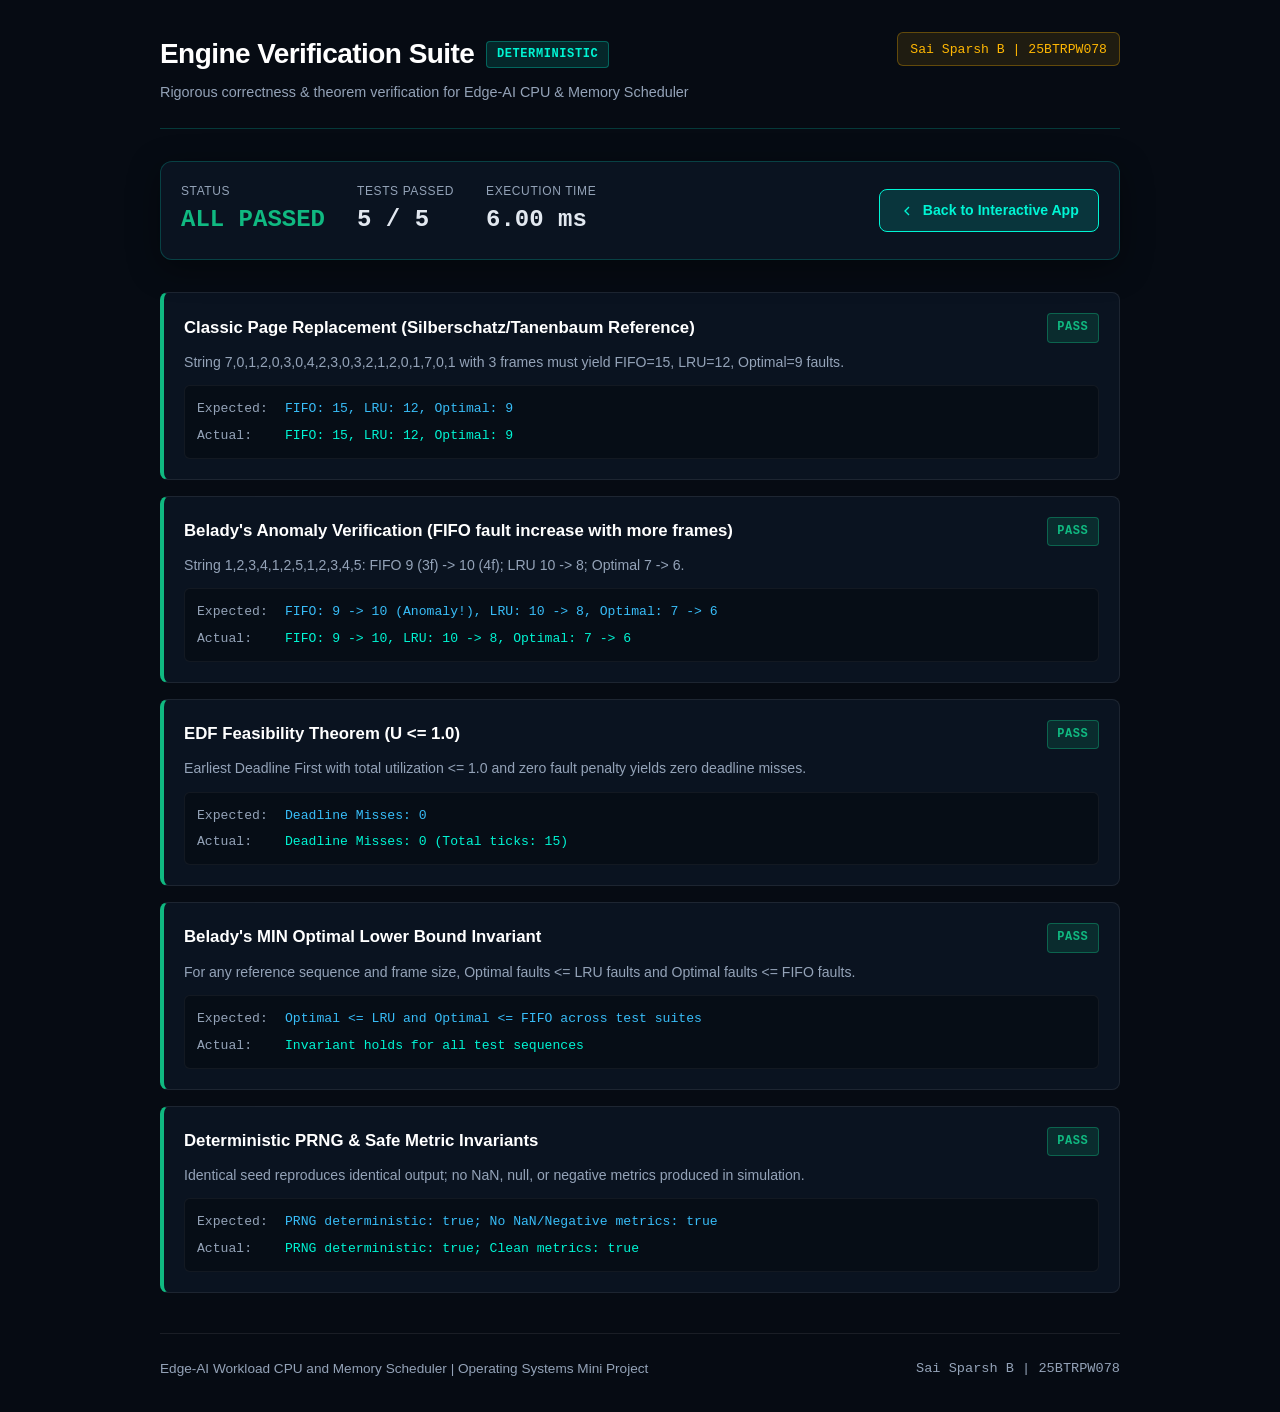
<file: tests.html>
<!DOCTYPE html>
<html lang="en">
<head>
  <meta charset="UTF-8">
  <meta name="viewport" content="width=device-width, initial-scale=1.0">
  <title>Verification Suite | Edge-AI OS Simulator</title>
  <style>
    :root {
      --bg: #060b13;
      --card-bg: rgba(13, 23, 38, 0.75);
      --card-border: rgba(0, 245, 212, 0.2);
      --text: #e2e8f0;
      --text-dim: #94a3b8;
      --neon-teal: #00f5d4;
      --neon-amber: #ffb703;
      --neon-magenta: #f72585;
      --neon-green: #10b981;
      --neon-red: #ef4444;
      --font-mono: 'JetBrains Mono', 'Fira Code', Menlo, Monaco, Consolas, monospace;
      --font-sans: 'Inter', -apple-system, BlinkMacSystemFont, 'Segoe UI', Roboto, sans-serif;
    }

    * { box-sizing: border-box; margin: 0; padding: 0; }
    body {
      background: var(--bg);
      color: var(--text);
      font-family: var(--font-sans);
      line-height: 1.6;
      padding: 2rem 1.5rem;
      min-height: 100vh;
    }

    .container {
      max-width: 960px;
      margin: 0 auto;
    }

    header {
      margin-bottom: 2rem;
      border-bottom: 1px solid var(--card-border);
      padding-bottom: 1.5rem;
      display: flex;
      justify-content: space-between;
      align-items: flex-start;
      flex-wrap: wrap;
      gap: 1rem;
    }

    h1 {
      font-size: 1.75rem;
      color: #fff;
      display: flex;
      align-items: center;
      gap: 0.75rem;
      letter-spacing: -0.02em;
    }

    .badge-edge {
      background: rgba(0, 245, 212, 0.12);
      color: var(--neon-teal);
      border: 1px solid rgba(0, 245, 212, 0.3);
      padding: 0.2rem 0.6rem;
      border-radius: 4px;
      font-size: 0.75rem;
      font-family: var(--font-mono);
      text-transform: uppercase;
      letter-spacing: 0.05em;
    }

    .sub {
      color: var(--text-dim);
      font-size: 0.9rem;
      margin-top: 0.25rem;
    }

    .student-tag {
      font-family: var(--font-mono);
      font-size: 0.82rem;
      background: rgba(255, 183, 3, 0.1);
      color: var(--neon-amber);
      border: 1px solid rgba(255, 183, 3, 0.3);
      padding: 0.35rem 0.75rem;
      border-radius: 6px;
    }

    .summary-card {
      background: var(--card-bg);
      border: 1px solid var(--card-border);
      border-radius: 12px;
      padding: 1.25rem;
      margin-bottom: 2rem;
      display: flex;
      justify-content: space-between;
      align-items: center;
      flex-wrap: wrap;
      gap: 1rem;
      box-shadow: 0 8px 32px rgba(0, 0, 0, 0.4);
      backdrop-filter: blur(12px);
    }

    .metric-group {
      display: flex;
      gap: 2rem;
    }

    .metric-item {
      display: flex;
      flex-direction: column;
    }

    .metric-label {
      font-size: 0.75rem;
      color: var(--text-dim);
      text-transform: uppercase;
      letter-spacing: 0.05em;
    }

    .metric-val {
      font-size: 1.5rem;
      font-weight: 700;
      font-family: var(--font-mono);
    }

    .btn {
      background: rgba(0, 245, 212, 0.15);
      border: 1px solid var(--neon-teal);
      color: var(--neon-teal);
      padding: 0.6rem 1.2rem;
      border-radius: 8px;
      font-size: 0.88rem;
      font-weight: 600;
      cursor: pointer;
      display: inline-flex;
      align-items: center;
      gap: 0.5rem;
      transition: all 0.2s ease;
      text-decoration: none;
    }

    .btn:hover {
      background: var(--neon-teal);
      color: #060b13;
      box-shadow: 0 0 16px rgba(0, 245, 212, 0.4);
    }

    .test-list {
      display: flex;
      flex-direction: column;
      gap: 1rem;
    }

    .test-card {
      background: var(--card-bg);
      border: 1px solid rgba(255, 255, 255, 0.08);
      border-left: 4px solid var(--neon-green);
      border-radius: 8px;
      padding: 1.25rem;
      transition: border-color 0.2s ease, transform 0.2s ease;
    }

    .test-card.fail {
      border-left-color: var(--neon-red);
    }

    .test-header {
      display: flex;
      justify-content: space-between;
      align-items: center;
      margin-bottom: 0.5rem;
      gap: 1rem;
    }

    .test-title {
      font-size: 1.05rem;
      font-weight: 600;
      color: #fff;
    }

    .status-badge {
      font-family: var(--font-mono);
      font-size: 0.75rem;
      padding: 0.25rem 0.6rem;
      border-radius: 4px;
      font-weight: 700;
      letter-spacing: 0.05em;
    }

    .status-badge.pass {
      background: rgba(16, 185, 129, 0.15);
      color: var(--neon-green);
      border: 1px solid rgba(16, 185, 129, 0.4);
    }

    .status-badge.fail {
      background: rgba(239, 68, 68, 0.15);
      color: var(--neon-red);
      border: 1px solid rgba(239, 68, 68, 0.4);
    }

    .test-desc {
      font-size: 0.88rem;
      color: var(--text-dim);
      margin-bottom: 0.75rem;
    }

    .test-meta {
      background: rgba(0, 0, 0, 0.3);
      padding: 0.75rem;
      border-radius: 6px;
      font-family: var(--font-mono);
      font-size: 0.82rem;
      display: flex;
      flex-direction: column;
      gap: 0.35rem;
      border: 1px solid rgba(255, 255, 255, 0.05);
    }

    .meta-row {
      display: flex;
      gap: 0.5rem;
    }

    .meta-label {
      color: var(--text-dim);
      min-width: 80px;
    }

    .meta-val {
      color: #38bdf8;
    }

    .footer-bar {
      margin-top: 2.5rem;
      padding-top: 1.5rem;
      border-top: 1px solid rgba(255, 255, 255, 0.08);
      display: flex;
      justify-content: space-between;
      align-items: center;
      color: var(--text-dim);
      font-size: 0.85rem;
    }
  </style>
</head>
<body>
  <div class="container">
    <header>
      <div>
        <h1>
          Engine Verification Suite
          <span class="badge-edge">Deterministic</span>
        </h1>
        <p class="sub">Rigorous correctness & theorem verification for Edge-AI CPU & Memory Scheduler</p>
      </div>
      <div class="student-tag">Sai Sparsh B | 25BTRPW078</div>
    </header>

    <div class="summary-card">
      <div class="metric-group">
        <div class="metric-item">
          <span class="metric-label">Status</span>
          <span class="metric-val" id="summaryStatus" style="color: var(--neon-green);">PASS</span>
        </div>
        <div class="metric-item">
          <span class="metric-label">Tests Passed</span>
          <span class="metric-val" id="summaryCounts">5 / 5</span>
        </div>
        <div class="metric-item">
          <span class="metric-label">Execution Time</span>
          <span class="metric-val" id="summaryTime">~1.2 ms</span>
        </div>
      </div>
      <div>
        <a href="index.html" class="btn">
          <svg width="16" height="16" viewBox="0 0 24 24" fill="none" stroke="currentColor" stroke-width="2">
            <polyline points="15 18 9 12 15 6"></polyline>
          </svg>
          Back to Interactive App
        </a>
      </div>
    </div>

    <div class="test-list" id="testList">
      <!-- Injected by JavaScript -->
    </div>

    <div class="footer-bar">
      <span>Edge-AI Workload CPU and Memory Scheduler | Operating Systems Mini Project</span>
      <span style="font-family: var(--font-mono);">Sai Sparsh B | 25BTRPW078</span>
    </div>
  </div>

  <script src="js/engine.js"></script>
  <script>
    document.addEventListener('DOMContentLoaded', () => {
      const startTime = performance.now();
      const results = OSSim.Engine.runVerifications();
      const duration = (performance.now() - startTime).toFixed(2);

      const testListEl = document.getElementById('testList');
      const passedCount = results.filter(r => r.passed).length;
      const allPassed = passedCount === results.length;

      document.getElementById('summaryStatus').textContent = allPassed ? 'ALL PASSED' : 'FAILURES';
      document.getElementById('summaryStatus').style.color = allPassed ? 'var(--neon-green)' : 'var(--neon-red)';
      document.getElementById('summaryCounts').textContent = `${passedCount} / ${results.length}`;
      document.getElementById('summaryTime').textContent = `${duration} ms`;

      testListEl.innerHTML = results.map(r => `
        <div class="test-card ${r.passed ? '' : 'fail'}">
          <div class="test-header">
            <div class="test-title">${escapeHtml(r.name)}</div>
            <span class="status-badge ${r.passed ? 'pass' : 'fail'}">
              ${r.passed ? 'PASS' : 'FAIL'}
            </span>
          </div>
          <div class="test-desc">${escapeHtml(r.desc)}</div>
          <div class="test-meta">
            <div class="meta-row">
              <span class="meta-label">Expected:</span>
              <span class="meta-val">${escapeHtml(r.details.expected)}</span>
            </div>
            <div class="meta-row">
              <span class="meta-label">Actual:</span>
              <span class="meta-val" style="color: ${r.passed ? 'var(--neon-teal)' : 'var(--neon-red)'};">
                ${escapeHtml(r.details.actual)}
              </span>
            </div>
          </div>
        </div>
      `).join('');
    });

    function escapeHtml(str) {
      if (!str) return '';
      return String(str)
        .replace(/&/g, '&amp;')
        .replace(/</g, '&lt;')
        .replace(/>/g, '&gt;')
        .replace(/"/g, '&quot;');
    }
  </script>
</body>
</html>
</file>
<file: css/main.css>
/* ==========================================================================
   Edge-AI Workload CPU and Memory Scheduler - Design System
   Theme: Dark Futuristic Edge Chip (Navy-to-Teal, Neon Accents, Glassmorphism)
   Student: Sai Sparsh B | Reg. No. 25BTRPW078
   ========================================================================== */

:root {
  --bg-deep: #050b14;
  --bg-surface: #0a1322;
  --bg-card: rgba(12, 23, 40, 0.72);
  --bg-card-hover: rgba(16, 32, 56, 0.82);
  --bg-card-solid: #0d1b2e;
  
  --border-glass: rgba(0, 245, 212, 0.16);
  --border-glass-strong: rgba(0, 245, 212, 0.35);
  --border-subtle: rgba(255, 255, 255, 0.08);

  --neon-teal: #00f5d4;
  --neon-teal-dim: rgba(0, 245, 212, 0.12);
  --neon-teal-glow: 0 0 20px rgba(0, 245, 212, 0.35);

  --neon-amber: #ffb703;
  --neon-amber-dim: rgba(255, 183, 3, 0.12);
  --neon-amber-glow: 0 0 20px rgba(255, 183, 3, 0.35);

  --neon-magenta: #f72585;
  --neon-magenta-dim: rgba(247, 37, 133, 0.14);
  --neon-magenta-glow: 0 0 20px rgba(247, 37, 133, 0.35);

  --neon-cyan: #00b4d8;
  --neon-green: #10b981;
  --neon-red: #ef4444;

  --text-main: #f1f5f9;
  --text-muted: #94a3b8;
  --text-dim: #64748b;

  --font-sans: 'Inter', -apple-system, BlinkMacSystemFont, "Segoe UI", Roboto, "Helvetica Neue", sans-serif;
  --font-mono: 'JetBrains Mono', 'SF Mono', 'Fira Code', Menlo, Monaco, Consolas, monospace;

  --header-height: 4rem;
  --radius-sm: 6px;
  --radius-md: 10px;
  --radius-lg: 16px;
  --radius-full: 9999px;
  
  --transition-fast: 0.15s ease;
  --transition-normal: 0.25s ease;
  --transition-slow: 0.4s cubic-bezier(0.16, 1, 0.3, 1);
}

/* Reset & Base */
*, *::before, *::after {
  box-sizing: border-box;
  margin: 0;
  padding: 0;
}

html {
  scroll-behavior: smooth;
  scroll-padding-top: calc(var(--header-height) + 1.5rem);
  background-color: var(--bg-deep);
  color: var(--text-main);
  font-family: var(--font-sans);
  -webkit-font-smoothing: antialiased;
  -moz-osx-font-smoothing: grayscale;
}

body {
  overflow-x: hidden;
  position: relative;
  min-height: 100vh;
  line-height: 1.6;
}

/* Background Canvas */
#bg-canvas {
  position: fixed;
  top: 0;
  left: 0;
  width: 100vw;
  height: 100vh;
  z-index: -1;
  pointer-events: none;
  background: radial-gradient(circle at 50% 30%, #0d2238 0%, #060e1a 60%, #03070d 100%);
}

/* Custom Scrollbar */
::-webkit-scrollbar {
  width: 8px;
  height: 8px;
}
::-webkit-scrollbar-track {
  background: var(--bg-deep);
}
::-webkit-scrollbar-thumb {
  background: rgba(0, 245, 212, 0.25);
  border-radius: var(--radius-full);
}
::-webkit-scrollbar-thumb:hover {
  background: var(--neon-teal);
}

/* Glowing Cursor Trail (Desktop only) */
.cursor-dot, .cursor-glow {
  pointer-events: none;
  position: fixed;
  top: 0;
  left: 0;
  border-radius: 50%;
  z-index: 9999;
  transform: translate(-50%, -50%);
  transition: opacity 0.2s ease;
}
.cursor-dot {
  width: 6px;
  height: 6px;
  background: var(--neon-teal);
  box-shadow: 0 0 10px var(--neon-teal);
}
.cursor-glow {
  width: 36px;
  height: 36px;
  background: radial-gradient(circle, rgba(0, 245, 212, 0.35) 0%, rgba(0, 245, 212, 0) 70%);
  transition: transform 0.1s linear, width 0.2s ease, height 0.2s ease;
}
@media (hover: none) or (pointer: coarse) {
  .cursor-dot, .cursor-glow {
    display: none !important;
  }
}

/* Sticky Glass Navbar - Stays on ONE LINE */
.site-nav {
  position: fixed;
  top: 0;
  left: 0;
  right: 0;
  height: var(--header-height);
  background: rgba(6, 14, 26, 0.82);
  backdrop-filter: blur(16px);
  -webkit-backdrop-filter: blur(16px);
  border-bottom: 1px solid var(--border-glass);
  z-index: 1000;
  display: flex;
  align-items: center;
  transition: background 0.3s ease, box-shadow 0.3s ease;
}

.site-nav.scrolled {
  background: rgba(5, 11, 20, 0.94);
  box-shadow: 0 10px 30px rgba(0, 0, 0, 0.6);
}

.nav-container {
  max-width: 1380px;
  width: 100%;
  margin: 0 auto;
  padding: 0 1.5rem;
  display: flex;
  align-items: center;
  justify-content: space-between;
  gap: 1rem;
}

.nav-brand {
  display: flex;
  align-items: center;
  gap: 0.75rem;
  text-decoration: none;
  color: #fff;
  font-weight: 700;
  font-size: 1.05rem;
  white-space: nowrap;
}

.chip-logo {
  width: 30px;
  height: 30px;
  stroke: var(--neon-teal);
  fill: none;
  filter: drop-shadow(0 0 6px var(--neon-teal));
}

.nav-links {
  display: flex;
  align-items: center;
  gap: 1.25rem;
  list-style: none;
  white-space: nowrap;
}

.nav-links a {
  color: var(--text-muted);
  text-decoration: none;
  font-size: 0.88rem;
  font-weight: 500;
  transition: color var(--transition-fast);
  padding: 0.35rem 0.6rem;
  border-radius: var(--radius-sm);
}

.nav-links a:hover, .nav-links a.active {
  color: var(--neon-teal);
  background: var(--neon-teal-dim);
}

.nav-actions {
  display: flex;
  align-items: center;
  gap: 0.75rem;
  white-space: nowrap;
}

.student-badge-nav {
  font-family: var(--font-mono);
  font-size: 0.78rem;
  background: rgba(255, 183, 3, 0.1);
  color: var(--neon-amber);
  border: 1px solid rgba(255, 183, 3, 0.35);
  padding: 0.25rem 0.65rem;
  border-radius: var(--radius-full);
}

/* Scroll Progress Bar */
.scroll-progress-bar {
  position: absolute;
  bottom: 0;
  left: 0;
  height: 2px;
  background: linear-gradient(90deg, var(--neon-teal), var(--neon-cyan), var(--neon-magenta));
  width: 0%;
  transition: width 0.05s linear;
  box-shadow: 0 0 8px var(--neon-teal);
}

/* Mobile Nav Toggle */
.mobile-toggle {
  display: none;
  background: transparent;
  border: 1px solid var(--border-glass);
  color: var(--text-main);
  padding: 0.4rem;
  border-radius: var(--radius-sm);
  cursor: pointer;
}

/* Layout Containers & Sections */
.main-wrapper {
  max-width: 1380px;
  margin: 0 auto;
  padding: 0 1.5rem;
}

section {
  padding: 5rem 0;
  scroll-margin-top: calc(var(--header-height) + 1.5rem);
}

.section-header {
  margin-bottom: 2.5rem;
  text-align: left;
}

.section-tag {
  font-family: var(--font-mono);
  font-size: 0.78rem;
  color: var(--neon-teal);
  text-transform: uppercase;
  letter-spacing: 0.1em;
  display: inline-flex;
  align-items: center;
  gap: 0.5rem;
  margin-bottom: 0.5rem;
  padding: 0.2rem 0.6rem;
  background: var(--neon-teal-dim);
  border: 1px solid var(--border-glass);
  border-radius: var(--radius-sm);
}

.section-title {
  font-size: 2.2rem;
  font-weight: 800;
  color: #fff;
  letter-spacing: -0.02em;
  margin-bottom: 0.75rem;
  line-height: 1.25;
}

.section-subtitle {
  color: var(--text-muted);
  font-size: 1.05rem;
  max-width: 800px;
}

/* Glassmorphism Cards */
.glass-card {
  background: var(--bg-card);
  backdrop-filter: blur(14px);
  -webkit-backdrop-filter: blur(14px);
  border: 1px solid var(--border-glass);
  border-radius: var(--radius-lg);
  padding: 1.75rem;
  box-shadow: 0 12px 36px rgba(0, 0, 0, 0.4);
  transition: transform var(--transition-normal), border-color var(--transition-normal), box-shadow var(--transition-normal);
  position: relative;
  overflow: hidden;
}

.glass-card:hover {
  transform: translateY(-4px);
  border-color: var(--border-glass-strong);
  box-shadow: 0 16px 42px rgba(0, 0, 0, 0.5), 0 0 24px rgba(0, 245, 212, 0.15);
}

.glass-card::before {
  content: '';
  position: absolute;
  top: 0;
  left: -100%;
  width: 100%;
  height: 1px;
  background: linear-gradient(90deg, transparent, var(--neon-teal), transparent);
  transition: left 0.6s ease;
}

.glass-card:hover::before {
  left: 100%;
}

/* Buttons */
.btn-primary, .btn-secondary, .btn-accent, .btn-ghost {
  display: inline-flex;
  align-items: center;
  justify-content: center;
  gap: 0.5rem;
  padding: 0.7rem 1.4rem;
  border-radius: var(--radius-md);
  font-size: 0.92rem;
  font-weight: 600;
  cursor: pointer;
  text-decoration: none;
  transition: all var(--transition-normal);
  white-space: nowrap;
}

.btn-primary {
  background: var(--neon-teal);
  color: #050b14;
  border: 1px solid var(--neon-teal);
  box-shadow: var(--neon-teal-glow);
}
.btn-primary:hover {
  background: #38ffd9;
  transform: translateY(-2px);
  box-shadow: 0 0 28px rgba(0, 245, 212, 0.6);
}

.btn-secondary {
  background: rgba(0, 245, 212, 0.08);
  color: var(--neon-teal);
  border: 1px solid var(--border-glass);
}
.btn-secondary:hover {
  background: var(--neon-teal-dim);
  border-color: var(--neon-teal);
  transform: translateY(-2px);
}

.btn-accent {
  background: var(--neon-amber);
  color: #050b14;
  border: 1px solid var(--neon-amber);
  box-shadow: var(--neon-amber-glow);
}
.btn-accent:hover {
  background: #ffc42e;
  transform: translateY(-2px);
}

.btn-ghost {
  background: transparent;
  color: var(--text-muted);
  border: 1px solid var(--border-subtle);
}
.btn-ghost:hover {
  color: #fff;
  border-color: var(--text-muted);
}

.btn-sm {
  padding: 0.4rem 0.8rem;
  font-size: 0.8rem;
}

/* ==========================================================================
   Section 1: Hero Section
   ========================================================================== */
.hero-section {
  min-height: calc(100vh - var(--header-height));
  display: flex;
  align-items: center;
  padding: 3rem 0;
  position: relative;
}

.hero-grid {
  display: grid;
  grid-template-columns: 1.15fr 0.85fr;
  gap: 3rem;
  align-items: center;
  width: 100%;
}

.hero-content {
  display: flex;
  flex-direction: column;
  gap: 1.25rem;
}

.hero-badge-row {
  display: flex;
  align-items: center;
  gap: 0.75rem;
  flex-wrap: wrap;
}

.hero-title {
  font-size: 3.2rem;
  font-weight: 800;
  line-height: 1.15;
  letter-spacing: -0.03em;
  color: #fff;
}

.typing-cursor {
  display: inline-block;
  width: 3px;
  height: 1em;
  background: var(--neon-teal);
  vertical-align: middle;
  animation: blink 0.8s infinite;
  margin-left: 2px;
}

@keyframes blink {
  0%, 100% { opacity: 1; }
  50% { opacity: 0; }
}

.hero-desc {
  font-size: 1.15rem;
  color: var(--text-muted);
  line-height: 1.6;
}

.hero-meta-badges {
  display: flex;
  gap: 0.5rem;
  flex-wrap: wrap;
  margin-top: 0.5rem;
}

.meta-pill {
  font-family: var(--font-mono);
  font-size: 0.75rem;
  padding: 0.25rem 0.6rem;
  border-radius: var(--radius-full);
  background: rgba(255, 255, 255, 0.05);
  border: 1px solid var(--border-subtle);
  color: var(--text-muted);
}

.hero-cta-group {
  display: flex;
  gap: 1rem;
  margin-top: 1rem;
  flex-wrap: wrap;
}

/* Hero Chip Simulation Visualizer */
.hero-visual-card {
  background: rgba(8, 18, 32, 0.85);
  border: 1px solid var(--border-glass-strong);
  border-radius: var(--radius-lg);
  padding: 1.5rem;
  box-shadow: 0 16px 48px rgba(0, 0, 0, 0.6), 0 0 32px rgba(0, 245, 212, 0.15);
  display: flex;
  flex-direction: column;
  gap: 1.25rem;
  position: relative;
}

.hero-chip-header {
  display: flex;
  justify-content: space-between;
  align-items: center;
  border-bottom: 1px solid var(--border-subtle);
  padding-bottom: 0.75rem;
  font-size: 0.85rem;
  color: var(--text-muted);
  font-family: var(--font-mono);
}

.chip-status-pulse {
  display: flex;
  align-items: center;
  gap: 0.4rem;
  color: var(--neon-teal);
}

.status-dot-pulse {
  width: 8px;
  height: 8px;
  background: var(--neon-teal);
  border-radius: 50%;
  box-shadow: 0 0 10px var(--neon-teal);
  animation: pulse-glow 2s infinite;
}

@keyframes pulse-glow {
  0%, 100% { transform: scale(1); opacity: 1; }
  50% { transform: scale(1.3); opacity: 0.6; }
}

.hero-chip-arena {
  position: relative;
  height: 280px;
  background: rgba(4, 10, 18, 0.75);
  border: 1px solid rgba(0, 245, 212, 0.1);
  border-radius: var(--radius-md);
  overflow: hidden;
  display: flex;
  flex-direction: column;
  justify-content: space-between;
  padding: 1rem;
}

.hero-cpu-core {
  align-self: center;
  width: 130px;
  height: 100px;
  background: linear-gradient(135deg, rgba(0, 245, 212, 0.15), rgba(0, 180, 216, 0.1));
  border: 2px solid var(--neon-teal);
  border-radius: var(--radius-md);
  display: flex;
  flex-direction: column;
  align-items: center;
  justify-content: center;
  box-shadow: 0 0 20px rgba(0, 245, 212, 0.25);
  position: relative;
  z-index: 2;
}

.cpu-core-title {
  font-size: 0.75rem;
  font-weight: 700;
  text-transform: uppercase;
  color: var(--neon-teal);
  font-family: var(--font-mono);
  letter-spacing: 0.05em;
}

.cpu-active-job {
  font-size: 0.82rem;
  font-weight: 600;
  color: #fff;
  margin-top: 0.2rem;
}

.cpu-quantum-track {
  width: 75%;
  height: 4px;
  background: rgba(255, 255, 255, 0.1);
  border-radius: 2px;
  margin-top: 0.4rem;
  overflow: hidden;
}

.cpu-quantum-progress {
  height: 100%;
  width: 60%;
  background: var(--neon-teal);
  animation: quantum-progress 2s linear infinite;
}

@keyframes quantum-progress {
  0% { width: 0%; }
  100% { width: 100%; }
}

.hero-queue-lane {
  display: flex;
  align-items: center;
  gap: 0.5rem;
  overflow: hidden;
  padding: 0.5rem 0;
}

.hero-lane-label {
  font-family: var(--font-mono);
  font-size: 0.7rem;
  color: var(--text-dim);
  min-width: 65px;
  text-transform: uppercase;
}

.hero-job-packet {
  padding: 0.3rem 0.6rem;
  border-radius: var(--radius-sm);
  font-size: 0.72rem;
  font-weight: 600;
  font-family: var(--font-mono);
  display: inline-flex;
  align-items: center;
  gap: 0.3rem;
  white-space: nowrap;
  animation: slide-in 0.4s ease;
}

.hero-frames-grid {
  display: grid;
  grid-template-columns: repeat(8, 1fr);
  gap: 4px;
  margin-top: 0.5rem;
}

.hero-frame-cell {
  height: 24px;
  background: rgba(255, 255, 255, 0.04);
  border: 1px solid rgba(255, 255, 255, 0.08);
  border-radius: 3px;
  display: flex;
  align-items: center;
  justify-content: center;
  font-family: var(--font-mono);
  font-size: 0.65rem;
  color: var(--text-dim);
  transition: all 0.3s ease;
}

.hero-frame-cell.occupied {
  border-color: var(--neon-teal);
  color: #fff;
  background: rgba(0, 245, 212, 0.15);
}

.hero-frame-cell.fault {
  border-color: var(--neon-magenta);
  color: #fff;
  background: rgba(247, 37, 133, 0.25);
  box-shadow: 0 0 10px rgba(247, 37, 133, 0.4);
}

/* Urgency Colors */
.urgency-critical {
  background: var(--neon-magenta-dim);
  color: #ff5ba8;
  border: 1px solid rgba(247, 37, 133, 0.4);
}
.urgency-high {
  background: var(--neon-amber-dim);
  color: var(--neon-amber);
  border: 1px solid rgba(255, 183, 3, 0.4);
}
.urgency-normal {
  background: var(--neon-teal-dim);
  color: var(--neon-teal);
  border: 1px solid rgba(0, 245, 212, 0.3);
}

/* ==========================================================================
   Section 2: Project Overview & Animated Architecture
   ========================================================================== */
.overview-grid {
  display: grid;
  grid-template-columns: 1fr 1fr;
  gap: 2rem;
  align-items: start;
}

.overview-card {
  display: flex;
  flex-direction: column;
  gap: 1.25rem;
}

.overview-text p {
  color: var(--text-muted);
  font-size: 1rem;
  margin-bottom: 1rem;
}

.highlight-box {
  background: rgba(0, 245, 212, 0.05);
  border-left: 3px solid var(--neon-teal);
  padding: 1rem;
  border-radius: 0 var(--radius-md) var(--radius-md) 0;
  font-size: 0.92rem;
  color: #cbd5e1;
}

/* Architecture Flow Canvas */
.flow-diagram-container {
  background: var(--bg-card);
  border: 1px solid var(--border-glass);
  border-radius: var(--radius-lg);
  padding: 1.5rem;
  position: relative;
  overflow: hidden;
}

.flow-svg {
  width: 100%;
  height: auto;
  min-height: 380px;
}

.flow-node {
  cursor: pointer;
  transition: transform 0.2s ease;
}
.flow-node:hover {
  filter: drop-shadow(0 0 10px var(--neon-teal));
}

.pulse-packet {
  animation: move-flow 4s infinite linear;
}

@keyframes move-flow {
  0% { offset-distance: 0%; }
  100% { offset-distance: 100%; }
}

/* ==========================================================================
   Section 3: Core Concepts
   ========================================================================== */
.concepts-grid {
  display: grid;
  grid-template-columns: repeat(auto-fit, minmax(320px, 1fr));
  gap: 1.5rem;
}

.concept-card {
  cursor: pointer;
  transition: transform var(--transition-normal), border-color var(--transition-normal), box-shadow var(--transition-normal);
}

.concept-card-header {
  display: flex;
  align-items: center;
  gap: 1rem;
  margin-bottom: 1rem;
}

.concept-icon-wrap {
  width: 44px;
  height: 44px;
  border-radius: var(--radius-md);
  background: var(--neon-teal-dim);
  border: 1px solid var(--border-glass);
  display: flex;
  align-items: center;
  justify-content: center;
  color: var(--neon-teal);
  flex-shrink: 0;
}

.concept-title {
  font-size: 1.15rem;
  font-weight: 700;
  color: #fff;
}

.concept-summary {
  font-size: 0.92rem;
  color: var(--text-muted);
  line-height: 1.5;
  margin-bottom: 1rem;
}

.concept-expandable {
  max-height: 0;
  overflow: hidden;
  transition: max-height 0.35s cubic-bezier(0.16, 1, 0.3, 1), opacity 0.25s ease;
  opacity: 0;
  border-top: 1px dashed rgba(255, 255, 255, 0.1);
  padding-top: 0;
}

.concept-card.expanded .concept-expandable {
  max-height: 450px;
  opacity: 1;
  padding-top: 1rem;
}

.concept-expand-toggle {
  display: flex;
  align-items: center;
  justify-content: space-between;
  font-size: 0.8rem;
  font-family: var(--font-mono);
  color: var(--neon-teal);
  margin-top: 0.5rem;
}

.concept-card.expanded .toggle-icon {
  transform: rotate(180deg);
}

.toggle-icon {
  transition: transform 0.25s ease;
}

/* Callout Alerts */
.callout-box {
  margin-top: 2rem;
  display: grid;
  grid-template-columns: 1fr 1fr;
  gap: 1.5rem;
}

.callout-card {
  background: rgba(13, 23, 40, 0.8);
  border-radius: var(--radius-md);
  padding: 1.25rem;
  border-left: 4px solid var(--neon-amber);
  display: flex;
  flex-direction: column;
  gap: 0.5rem;
}

.callout-card.magenta {
  border-left-color: var(--neon-magenta);
}

.callout-header {
  display: flex;
  align-items: center;
  gap: 0.5rem;
  font-size: 0.88rem;
  font-weight: 700;
  color: #fff;
  text-transform: uppercase;
  font-family: var(--font-mono);
}

.callout-content {
  font-size: 0.88rem;
  color: var(--text-muted);
}

/* ==========================================================================
   Section 4 & 5: Interactive Simulators (CPU Lab & Memory Lab)
   ========================================================================== */
.simulator-panel {
  display: flex;
  flex-direction: column;
  gap: 1.75rem;
}

.sim-controls-bar {
  display: flex;
  justify-content: space-between;
  align-items: center;
  flex-wrap: wrap;
  gap: 1rem;
  background: rgba(8, 17, 30, 0.9);
  border: 1px solid var(--border-glass);
  padding: 1rem 1.25rem;
  border-radius: var(--radius-md);
}

.sim-btn-group {
  display: flex;
  align-items: center;
  gap: 0.5rem;
}

.sim-speed-control {
  display: flex;
  align-items: center;
  gap: 0.75rem;
  font-size: 0.85rem;
  color: var(--text-muted);
  font-family: var(--font-mono);
}

.scrubber-wrap {
  display: flex;
  align-items: center;
  gap: 0.75rem;
  flex: 1;
  min-width: 200px;
}

.sim-slider {
  flex: 1;
  accent-color: var(--neon-teal);
  cursor: pointer;
}

/* Preset Picker & Algorithm Selector Tabs */
.tab-pill-group {
  display: flex;
  gap: 0.5rem;
  background: rgba(0, 0, 0, 0.3);
  padding: 0.3rem;
  border-radius: var(--radius-md);
  border: 1px solid var(--border-subtle);
  overflow-x: auto;
}

.tab-pill {
  background: transparent;
  border: none;
  color: var(--text-muted);
  padding: 0.4rem 0.85rem;
  font-size: 0.82rem;
  font-weight: 600;
  border-radius: var(--radius-sm);
  cursor: pointer;
  transition: all var(--transition-fast);
  white-space: nowrap;
}

.tab-pill:hover {
  color: #fff;
}

.tab-pill.active {
  background: var(--neon-teal);
  color: #050b14;
  box-shadow: 0 0 12px rgba(0, 245, 212, 0.4);
}

/* Metric Stats Row */
.metrics-dashboard-row {
  display: grid;
  grid-template-columns: repeat(auto-fit, minmax(180px, 1fr));
  gap: 1rem;
}

.metric-stat-box {
  background: rgba(10, 20, 36, 0.75);
  border: 1px solid var(--border-subtle);
  border-radius: var(--radius-md);
  padding: 1rem;
  display: flex;
  flex-direction: column;
  gap: 0.25rem;
  transition: border-color var(--transition-fast);
}

.metric-stat-box:hover {
  border-color: var(--border-glass);
}

.stat-label {
  font-size: 0.75rem;
  color: var(--text-dim);
  text-transform: uppercase;
  font-family: var(--font-mono);
  letter-spacing: 0.05em;
}

.stat-value {
  font-size: 1.6rem;
  font-weight: 700;
  font-family: var(--font-mono);
  color: #fff;
}

/* Interactive Gantt / Runway Timeline */
.timeline-runway-container {
  background: rgba(4, 10, 18, 0.9);
  border: 1px solid var(--border-glass);
  border-radius: var(--radius-md);
  padding: 1.25rem;
  display: flex;
  flex-direction: column;
  gap: 1rem;
}

.runway-header {
  display: flex;
  justify-content: space-between;
  align-items: center;
  font-size: 0.85rem;
  font-family: var(--font-mono);
  color: var(--text-muted);
}

.runway-scroll-box {
  overflow-x: auto;
  padding-bottom: 0.5rem;
  position: relative;
}

.gantt-strip {
  display: flex;
  height: 48px;
  background: rgba(0, 0, 0, 0.4);
  border-radius: var(--radius-sm);
  border: 1px solid var(--border-subtle);
  position: relative;
  min-width: 600px;
}

.gantt-block {
  height: 100%;
  display: flex;
  flex-direction: column;
  align-items: center;
  justify-content: center;
  font-family: var(--font-mono);
  font-size: 0.72rem;
  font-weight: 700;
  color: #fff;
  border-right: 1px solid rgba(0, 0, 0, 0.3);
  position: relative;
  transition: width 0.1s linear;
  overflow: hidden;
}

.gantt-block.stall {
  background: repeating-linear-gradient(
    45deg,
    rgba(247, 37, 133, 0.25),
    rgba(247, 37, 133, 0.25) 10px,
    rgba(247, 37, 133, 0.45) 10px,
    rgba(247, 37, 133, 0.45) 20px
  );
  border-right-color: var(--neon-magenta);
  color: #fff;
}

.gantt-block.idle {
  background: rgba(255, 255, 255, 0.03);
  color: var(--text-dim);
}

.runway-ticks-axis {
  display: flex;
  min-width: 600px;
  margin-top: 0.25rem;
  font-family: var(--font-mono);
  font-size: 0.68rem;
  color: var(--text-dim);
}

.runway-tick-label {
  flex: 1;
  text-align: center;
}

/* Ready Queue & Active Core Section */
.queue-core-view {
  display: grid;
  grid-template-columns: 280px 1fr;
  gap: 1.5rem;
  align-items: stretch;
}

.active-core-box {
  background: rgba(8, 18, 32, 0.8);
  border: 1px solid var(--border-glass);
  border-radius: var(--radius-md);
  padding: 1.25rem;
  display: flex;
  flex-direction: column;
  align-items: center;
  justify-content: center;
  text-align: center;
  position: relative;
}

.active-job-badge {
  font-size: 1.3rem;
  font-weight: 700;
  color: var(--neon-teal);
  margin: 0.5rem 0;
  font-family: var(--font-mono);
}

.ready-queue-box {
  background: rgba(8, 18, 32, 0.8);
  border: 1px solid var(--border-glass);
  border-radius: var(--radius-md);
  padding: 1.25rem;
  display: flex;
  flex-direction: column;
  gap: 0.75rem;
}

.queue-items-flow {
  display: flex;
  align-items: center;
  gap: 0.75rem;
  flex-wrap: wrap;
  min-height: 48px;
}

.queue-chip {
  background: rgba(0, 245, 212, 0.1);
  border: 1px solid var(--border-glass);
  padding: 0.4rem 0.8rem;
  border-radius: var(--radius-sm);
  font-family: var(--font-mono);
  font-size: 0.82rem;
  display: flex;
  align-items: center;
  gap: 0.5rem;
  color: #fff;
}

/* Job Editor & Table */
.job-table-wrap {
  overflow-x: auto;
  border: 1px solid var(--border-subtle);
  border-radius: var(--radius-md);
}

.job-table {
  width: 100%;
  border-collapse: collapse;
  font-size: 0.85rem;
  text-align: left;
}

.job-table th {
  background: rgba(0, 0, 0, 0.4);
  color: var(--text-muted);
  font-family: var(--font-mono);
  font-weight: 600;
  font-size: 0.75rem;
  text-transform: uppercase;
  padding: 0.75rem 1rem;
  border-bottom: 1px solid var(--border-subtle);
}

.job-table td {
  padding: 0.75rem 1rem;
  border-bottom: 1px solid rgba(255, 255, 255, 0.05);
  color: var(--text-main);
  font-family: var(--font-mono);
}

.job-table tr:hover {
  background: rgba(0, 245, 212, 0.03);
}

/* Deadline status indicator */
.badge-met {
  color: var(--neon-green);
  display: inline-flex;
  align-items: center;
  gap: 0.25rem;
}
.badge-missed {
  color: var(--neon-red);
  display: inline-flex;
  align-items: center;
  gap: 0.25rem;
}

/* Memory Lab Specifics */
.memory-lab-grid {
  display: grid;
  grid-template-columns: 1fr 340px;
  gap: 2rem;
  align-items: start;
}

.frames-visualizer-card {
  display: flex;
  flex-direction: column;
  gap: 1.25rem;
}

.physical-frames-container {
  display: grid;
  grid-template-columns: repeat(auto-fill, minmax(65px, 1fr));
  gap: 10px;
  background: rgba(4, 10, 18, 0.8);
  border: 1px solid var(--border-subtle);
  border-radius: var(--radius-md);
  padding: 1.25rem;
}

.frame-slot {
  height: 65px;
  border-radius: var(--radius-sm);
  background: rgba(255, 255, 255, 0.03);
  border: 1px solid rgba(255, 255, 255, 0.1);
  display: flex;
  flex-direction: column;
  align-items: center;
  justify-content: center;
  position: relative;
  transition: all 0.25s ease;
  font-family: var(--font-mono);
}

.frame-slot.hit {
  border-color: var(--neon-green);
  background: rgba(16, 185, 129, 0.2);
  box-shadow: 0 0 16px rgba(16, 185, 129, 0.4);
}

.frame-slot.fault {
  border-color: var(--neon-red);
  background: rgba(239, 68, 68, 0.2);
  box-shadow: 0 0 16px rgba(239, 68, 68, 0.4);
}

.frame-slot.evicting {
  animation: victim-pulse 0.6s infinite alternate;
  border-color: var(--neon-amber);
}

@keyframes victim-pulse {
  0% { transform: scale(1); filter: brightness(1); }
  100% { transform: scale(1.08); filter: brightness(1.4); }
}

.frame-slot-id {
  font-size: 0.65rem;
  color: var(--text-dim);
}

.frame-slot-page {
  font-size: 1.1rem;
  font-weight: 700;
  color: #fff;
}

.frame-slot-owner {
  font-size: 0.65rem;
  color: var(--neon-teal);
}

/* Pressure Gauge Dial */
.pressure-gauge-card {
  display: flex;
  flex-direction: column;
  align-items: center;
  justify-content: center;
  text-align: center;
}

.gauge-canvas-wrap {
  position: relative;
  width: 220px;
  height: 140px;
}

.gauge-readout {
  margin-top: 0.5rem;
  font-family: var(--font-mono);
  font-size: 1.4rem;
  font-weight: 700;
  color: #fff;
}

.gauge-status {
  font-size: 0.8rem;
  text-transform: uppercase;
  font-family: var(--font-mono);
  letter-spacing: 0.05em;
  margin-top: 0.2rem;
}

/* Side by side replacement policies */
.side-by-side-grid {
  display: grid;
  grid-template-columns: repeat(3, 1fr);
  gap: 1rem;
  margin-top: 1.5rem;
}

.policy-mini-card {
  background: rgba(6, 14, 24, 0.7);
  border: 1px solid var(--border-subtle);
  border-radius: var(--radius-md);
  padding: 1rem;
  display: flex;
  flex-direction: column;
  gap: 0.5rem;
}

.policy-mini-card.winner {
  border-color: var(--neon-teal);
  box-shadow: 0 0 16px rgba(0, 245, 212, 0.2);
}

.policy-mini-title {
  font-size: 0.88rem;
  font-weight: 700;
  font-family: var(--font-mono);
  color: #fff;
  display: flex;
  justify-content: space-between;
}

/* ==========================================================================
   Section 6: Results & Comparison Dashboard (Duel & Ledger)
   ========================================================================== */
.duel-card {
  background: var(--bg-card);
  border: 1px solid var(--border-glass);
  border-radius: var(--radius-lg);
  padding: 1.75rem;
  margin-bottom: 2.5rem;
}

.duel-grid {
  display: grid;
  grid-template-columns: 1fr 60px 1fr;
  gap: 1.5rem;
  align-items: stretch;
}

.duel-vs-badge {
  align-self: center;
  width: 44px;
  height: 44px;
  border-radius: 50%;
  background: var(--neon-magenta-dim);
  border: 1px solid var(--neon-magenta);
  color: var(--neon-magenta);
  font-family: var(--font-mono);
  font-weight: 800;
  font-size: 0.85rem;
  display: flex;
  align-items: center;
  justify-content: center;
  margin: 0 auto;
}

.duel-column {
  background: rgba(4, 10, 18, 0.6);
  border: 1px solid var(--border-subtle);
  border-radius: var(--radius-md);
  padding: 1.25rem;
  display: flex;
  flex-direction: column;
  gap: 1rem;
}

.duel-column.leading {
  border-color: var(--neon-teal);
}

.scoreboard-table {
  width: 100%;
  font-family: var(--font-mono);
  font-size: 0.82rem;
}

.scoreboard-table tr {
  border-bottom: 1px solid rgba(255, 255, 255, 0.05);
}

.scoreboard-table td {
  padding: 0.5rem 0;
}

.duel-result-banner {
  margin-top: 1.5rem;
  padding: 0.85rem;
  border-radius: var(--radius-md);
  background: rgba(0, 245, 212, 0.08);
  border: 1px solid var(--border-glass);
  text-align: center;
  font-family: var(--font-mono);
  font-size: 0.88rem;
  color: var(--neon-teal);
}

/* 45 Combination Ledger */
.ledger-filter-bar {
  display: flex;
  justify-content: space-between;
  align-items: center;
  flex-wrap: wrap;
  gap: 1rem;
  margin-bottom: 1.25rem;
}

.weight-sliders-group {
  display: flex;
  align-items: center;
  gap: 1rem;
  flex-wrap: wrap;
  font-size: 0.78rem;
  font-family: var(--font-mono);
  color: var(--text-muted);
}

.tie-alert-collapsible {
  background: rgba(255, 183, 3, 0.08);
  border: 1px solid rgba(255, 183, 3, 0.3);
  border-radius: var(--radius-md);
  padding: 0.85rem 1.25rem;
  margin-bottom: 1.25rem;
  font-size: 0.85rem;
}

.tie-toggle-btn {
  background: transparent;
  border: none;
  color: var(--neon-amber);
  font-family: var(--font-mono);
  font-size: 0.85rem;
  font-weight: 700;
  cursor: pointer;
  display: flex;
  align-items: center;
  gap: 0.5rem;
}

/* Charts Grid */
.charts-grid {
  display: grid;
  grid-template-columns: 1fr 1fr;
  gap: 2rem;
  margin-top: 2rem;
}

.chart-card {
  background: rgba(6, 14, 24, 0.8);
  border: 1px solid var(--border-glass);
  border-radius: var(--radius-md);
  padding: 1.25rem;
  display: flex;
  flex-direction: column;
  gap: 0.75rem;
}

.chart-title {
  font-size: 0.95rem;
  font-weight: 700;
  color: #fff;
  display: flex;
  justify-content: space-between;
  align-items: center;
}

.chart-axis-label {
  font-size: 0.72rem;
  color: var(--text-dim);
  font-family: var(--font-mono);
}

.chart-svg-wrap {
  width: 100%;
  height: 220px;
}

/* Conclusion Card */
.conclusion-box {
  margin-top: 2.5rem;
  background: linear-gradient(135deg, rgba(0, 245, 212, 0.08), rgba(0, 180, 216, 0.04));
  border: 1px solid var(--neon-teal);
  border-radius: var(--radius-lg);
  padding: 1.75rem;
  box-shadow: 0 0 28px rgba(0, 245, 212, 0.12);
}

.conclusion-title {
  font-size: 1.25rem;
  font-weight: 700;
  color: #fff;
  margin-bottom: 0.75rem;
  display: flex;
  align-items: center;
  gap: 0.5rem;
}

.conclusion-text {
  font-size: 0.95rem;
  color: var(--text-main);
  line-height: 1.7;
}

/* ==========================================================================
   Section 7: Linux Monitor Panel
   ========================================================================== */
.terminal-window {
  background: #02070d;
  border: 1px solid rgba(0, 245, 212, 0.25);
  border-radius: var(--radius-md);
  overflow: hidden;
  box-shadow: 0 16px 48px rgba(0, 0, 0, 0.8);
  font-family: var(--font-mono);
}

.terminal-titlebar {
  background: #06111e;
  border-bottom: 1px solid rgba(255, 255, 255, 0.08);
  padding: 0.6rem 1rem;
  display: flex;
  justify-content: space-between;
  align-items: center;
  font-size: 0.78rem;
  color: var(--text-muted);
}

.terminal-dots {
  display: flex;
  gap: 6px;
}
.dot-red { width: 10px; height: 10px; border-radius: 50%; background: #ef4444; }
.dot-yellow { width: 10px; height: 10px; border-radius: 50%; background: #f59e0b; }
.dot-green { width: 10px; height: 10px; border-radius: 50%; background: #10b981; }

.terminal-badge {
  color: var(--neon-amber);
  background: rgba(255, 183, 3, 0.12);
  border: 1px solid rgba(255, 183, 3, 0.3);
  padding: 0.15rem 0.5rem;
  border-radius: 3px;
  font-size: 0.7rem;
}

.terminal-body {
  padding: 1.25rem;
  font-size: 0.82rem;
  line-height: 1.45;
  color: #a7f3d0;
  overflow-x: auto;
}

.term-section-header {
  color: #38bdf8;
  font-weight: 700;
  margin-bottom: 0.5rem;
}

.term-table {
  width: 100%;
  border-collapse: collapse;
  margin-bottom: 1.25rem;
}

.term-table th {
  text-align: left;
  color: #94a3b8;
  padding: 0.25rem 0.5rem;
  border-bottom: 1px solid rgba(255, 255, 255, 0.1);
}

.term-table td {
  padding: 0.25rem 0.5rem;
  color: #e2e8f0;
}

/* ==========================================================================
   Section 8: How It's Built & Code Viewer
   ========================================================================== */
.stepper-timeline {
  display: flex;
  flex-direction: column;
  gap: 1.5rem;
  position: relative;
  margin-bottom: 2.5rem;
}

.stepper-timeline::before {
  content: '';
  position: absolute;
  top: 15px;
  bottom: 15px;
  left: 20px;
  width: 2px;
  background: linear-gradient(180deg, var(--neon-teal), var(--neon-cyan), rgba(0, 245, 212, 0.1));
}

.step-item {
  display: flex;
  gap: 1.5rem;
  position: relative;
}

.step-marker {
  width: 42px;
  height: 42px;
  border-radius: 50%;
  background: var(--bg-surface);
  border: 2px solid var(--neon-teal);
  color: var(--neon-teal);
  display: flex;
  align-items: center;
  justify-content: center;
  font-family: var(--font-mono);
  font-weight: 700;
  font-size: 0.9rem;
  z-index: 2;
  flex-shrink: 0;
  box-shadow: 0 0 12px rgba(0, 245, 212, 0.3);
}

.step-content {
  background: var(--bg-card);
  border: 1px solid var(--border-subtle);
  border-radius: var(--radius-md);
  padding: 1.25rem;
  flex: 1;
}

.step-title {
  font-size: 1.05rem;
  font-weight: 700;
  color: #fff;
  margin-bottom: 0.35rem;
}

.step-desc {
  font-size: 0.88rem;
  color: var(--text-muted);
}

/* Code Viewer */
.code-viewer-card {
  background: #02070d;
  border: 1px solid var(--border-glass);
  border-radius: var(--radius-lg);
  overflow: hidden;
}

.code-header-bar {
  background: #071322;
  border-bottom: 1px solid rgba(255, 255, 255, 0.08);
  padding: 0.75rem 1.25rem;
  display: flex;
  justify-content: space-between;
  align-items: center;
}

.code-tabs {
  display: flex;
  gap: 0.5rem;
}

.code-tab-btn {
  background: transparent;
  border: 1px solid transparent;
  color: var(--text-muted);
  padding: 0.4rem 0.85rem;
  border-radius: var(--radius-sm);
  font-size: 0.82rem;
  font-family: var(--font-mono);
  cursor: pointer;
  transition: all var(--transition-fast);
}

.code-tab-btn.active {
  background: rgba(0, 245, 212, 0.12);
  border-color: var(--border-glass);
  color: var(--neon-teal);
}

.copy-btn {
  background: rgba(255, 255, 255, 0.05);
  border: 1px solid rgba(255, 255, 255, 0.1);
  color: var(--text-muted);
  padding: 0.35rem 0.75rem;
  border-radius: var(--radius-sm);
  font-size: 0.75rem;
  cursor: pointer;
  display: inline-flex;
  align-items: center;
  gap: 0.4rem;
  transition: all var(--transition-fast);
}

.copy-btn:hover {
  color: #fff;
  border-color: var(--neon-teal);
}

.code-pre {
  padding: 1.25rem;
  overflow-x: auto;
  font-family: var(--font-mono);
  font-size: 0.84rem;
  line-height: 1.6;
  color: #e2e8f0;
}

/* Syntax Highlighting */
.kwd { color: #f472b6; }
.type { color: #38bdf8; }
.fn { color: #00f5d4; }
.str { color: #a7f3d0; }
.num { color: #f59e0b; }
.com { color: #64748b; font-style: italic; }

/* ==========================================================================
   Section 9: Learning Outcomes & Mapping
   ========================================================================== */
.lo-syllabus-note {
  background: rgba(255, 183, 3, 0.08);
  border: 1px solid rgba(255, 183, 3, 0.3);
  border-radius: var(--radius-md);
  padding: 1rem 1.25rem;
  margin-bottom: 2rem;
  font-size: 0.88rem;
  color: var(--neon-amber);
  display: flex;
  align-items: center;
  gap: 0.75rem;
}

.outcomes-grid {
  display: grid;
  grid-template-columns: repeat(auto-fit, minmax(280px, 1fr));
  gap: 1.5rem;
}

.outcome-card {
  background: var(--bg-card);
  border: 1px solid var(--border-glass);
  border-radius: var(--radius-md);
  padding: 1.5rem;
  display: flex;
  flex-direction: column;
  gap: 0.75rem;
}

.outcome-badge-header {
  display: flex;
  justify-content: space-between;
  align-items: center;
}

.outcome-badge {
  font-family: var(--font-mono);
  font-size: 0.85rem;
  font-weight: 700;
  padding: 0.3rem 0.7rem;
  border-radius: var(--radius-sm);
  background: var(--neon-teal-dim);
  color: var(--neon-teal);
  border: 1px solid var(--border-glass);
}

.outcome-category {
  font-family: var(--font-mono);
  font-size: 0.72rem;
  color: var(--text-dim);
  text-transform: uppercase;
}

.outcome-link-target {
  font-size: 0.92rem;
  color: #fff;
  font-weight: 600;
}

.outcome-desc {
  font-size: 0.85rem;
  color: var(--text-muted);
}

/* ==========================================================================
   Section 10: Deliverables & Interactive Checklist
   ========================================================================== */
.checklist-container {
  background: var(--bg-card);
  border: 1px solid var(--border-glass);
  border-radius: var(--radius-lg);
  padding: 2rem;
}

.progress-header-box {
  display: flex;
  justify-content: space-between;
  align-items: center;
  margin-bottom: 1rem;
}

.progress-bar-track {
  width: 100%;
  height: 8px;
  background: rgba(255, 255, 255, 0.08);
  border-radius: 4px;
  overflow: hidden;
  margin-bottom: 1.75rem;
}

.progress-bar-fill {
  height: 100%;
  background: linear-gradient(90deg, var(--neon-teal), var(--neon-cyan));
  width: 0%;
  transition: width 0.4s ease;
  box-shadow: 0 0 10px var(--neon-teal);
}

.checklist-items {
  display: grid;
  grid-template-columns: 1fr 1fr;
  gap: 1rem;
}

.checklist-item {
  display: flex;
  align-items: flex-start;
  gap: 0.75rem;
  background: rgba(4, 10, 18, 0.6);
  border: 1px solid var(--border-subtle);
  border-radius: var(--radius-md);
  padding: 1rem;
  cursor: pointer;
  transition: border-color var(--transition-fast), background var(--transition-fast);
}

.checklist-item:hover {
  border-color: var(--border-glass);
  background: rgba(0, 245, 212, 0.04);
}

.checklist-item.checked {
  border-color: rgba(16, 185, 129, 0.4);
  background: rgba(16, 185, 129, 0.06);
}

.custom-checkbox {
  width: 20px;
  height: 20px;
  border-radius: 4px;
  border: 2px solid var(--border-glass);
  background: transparent;
  display: flex;
  align-items: center;
  justify-content: center;
  flex-shrink: 0;
  margin-top: 2px;
  transition: all 0.2s ease;
}

.checklist-item.checked .custom-checkbox {
  background: var(--neon-green);
  border-color: var(--neon-green);
  color: #050b14;
}

.check-label {
  font-size: 0.92rem;
  font-weight: 600;
  color: #fff;
}

.check-sub {
  font-size: 0.8rem;
  color: var(--text-dim);
  margin-top: 0.2rem;
}

/* ==========================================================================
   Footer
   ========================================================================== */
.site-footer {
  border-top: 1px solid var(--border-subtle);
  padding: 3rem 0;
  background: #03070d;
}

.footer-inner {
  display: flex;
  justify-content: space-between;
  align-items: center;
  flex-wrap: wrap;
  gap: 1.5rem;
}

.footer-brand {
  font-size: 1rem;
  font-weight: 700;
  color: #fff;
}

.footer-credit {
  font-family: var(--font-mono);
  font-size: 0.88rem;
  color: var(--neon-amber);
}

.btn-back-to-top {
  background: rgba(255, 255, 255, 0.05);
  border: 1px solid var(--border-subtle);
  color: var(--text-muted);
  width: 40px;
  height: 40px;
  border-radius: 50%;
  display: flex;
  align-items: center;
  justify-content: center;
  cursor: pointer;
  transition: all var(--transition-fast);
}

.btn-back-to-top:hover {
  border-color: var(--neon-teal);
  color: var(--neon-teal);
  transform: translateY(-3px);
}

/* ==========================================================================
   Verification Modal / Drawer
   ========================================================================== */
.verification-drawer-modal {
  position: fixed;
  inset: 0;
  background: rgba(0, 0, 0, 0.75);
  backdrop-filter: blur(8px);
  z-index: 2000;
  display: flex;
  align-items: center;
  justify-content: center;
  opacity: 0;
  pointer-events: none;
  transition: opacity 0.25s ease;
  padding: 1.5rem;
}

.verification-drawer-modal.open {
  opacity: 1;
  pointer-events: auto;
}

.drawer-dialog {
  background: var(--bg-surface);
  border: 1px solid var(--border-glass-strong);
  border-radius: var(--radius-lg);
  max-width: 820px;
  width: 100%;
  max-height: 88vh;
  overflow-y: auto;
  box-shadow: 0 24px 64px rgba(0, 0, 0, 0.8);
  padding: 2rem;
  transform: scale(0.96);
  transition: transform 0.25s ease;
}

.verification-drawer-modal.open .drawer-dialog {
  transform: scale(1);
}

/* Responsive Breakpoints */
@media (max-width: 1024px) {
  .hero-grid {
    grid-template-columns: 1fr;
  }
  .overview-grid {
    grid-template-columns: 1fr;
  }
  .memory-lab-grid {
    grid-template-columns: 1fr;
  }
  .duel-grid {
    grid-template-columns: 1fr;
  }
  .duel-vs-badge {
    margin: 1rem auto;
  }
  .charts-grid {
    grid-template-columns: 1fr;
  }
  .checklist-items {
    grid-template-columns: 1fr;
  }
}

@media (max-width: 768px) {
  .nav-links {
    display: none;
  }
  .mobile-toggle {
    display: block;
  }
  .site-nav.mobile-open .nav-links {
    display: flex;
    flex-direction: column;
    position: absolute;
    top: var(--header-height);
    left: 0;
    right: 0;
    background: #071322;
    padding: 1.5rem;
    border-bottom: 1px solid var(--border-glass);
    gap: 1rem;
    box-shadow: 0 16px 32px rgba(0,0,0,0.8);
  }
  .hero-title {
    font-size: 2.2rem;
  }
  .section-title {
    font-size: 1.75rem;
  }
  .queue-core-view {
    grid-template-columns: 1fr;
  }
  .side-by-side-grid {
    grid-template-columns: 1fr;
  }
  .callout-box {
    grid-template-columns: 1fr;
  }
}

/* Reduced Motion Fallback */
@media (prefers-reduced-motion: reduce) {
  * {
    animation-duration: 0.01ms !important;
    animation-iteration-count: 1 !important;
    transition-duration: 0.01ms !important;
    scroll-behavior: auto !important;
  }
  #bg-canvas {
    display: none;
  }
}
</file>
